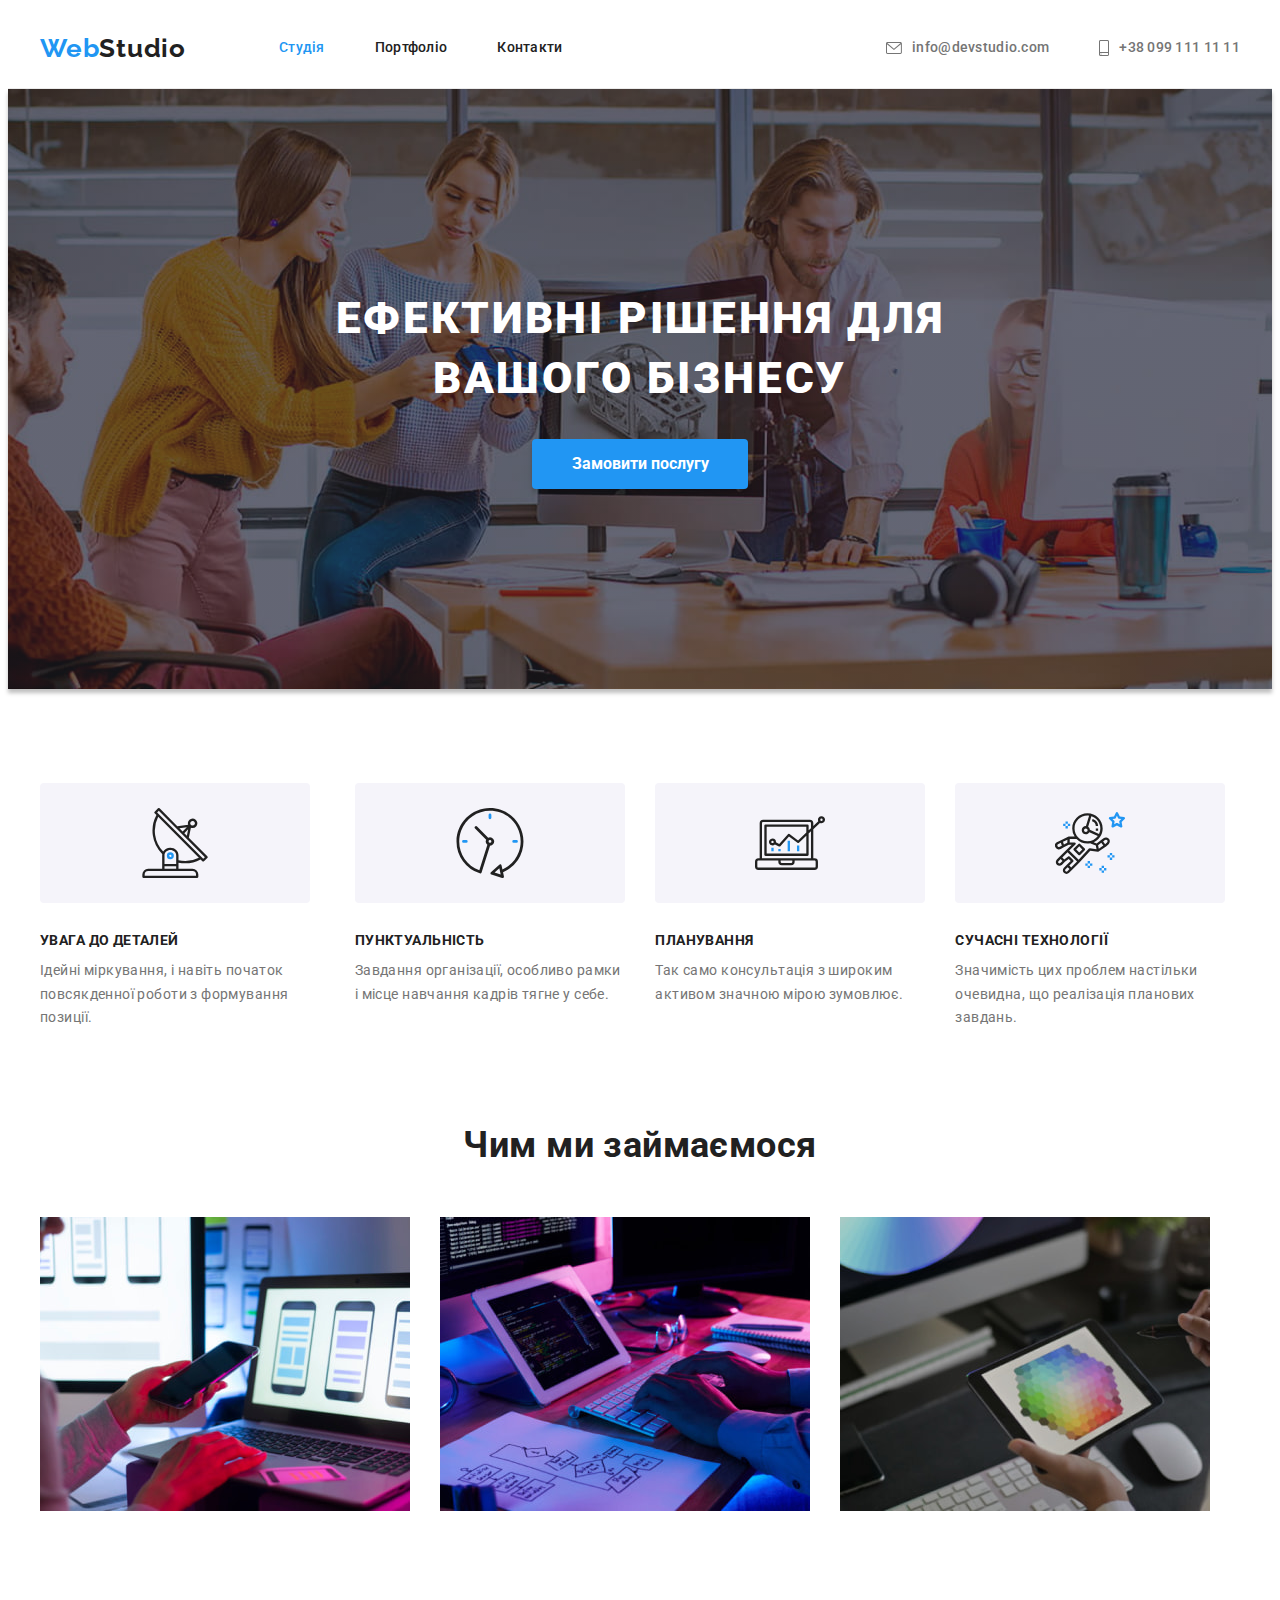
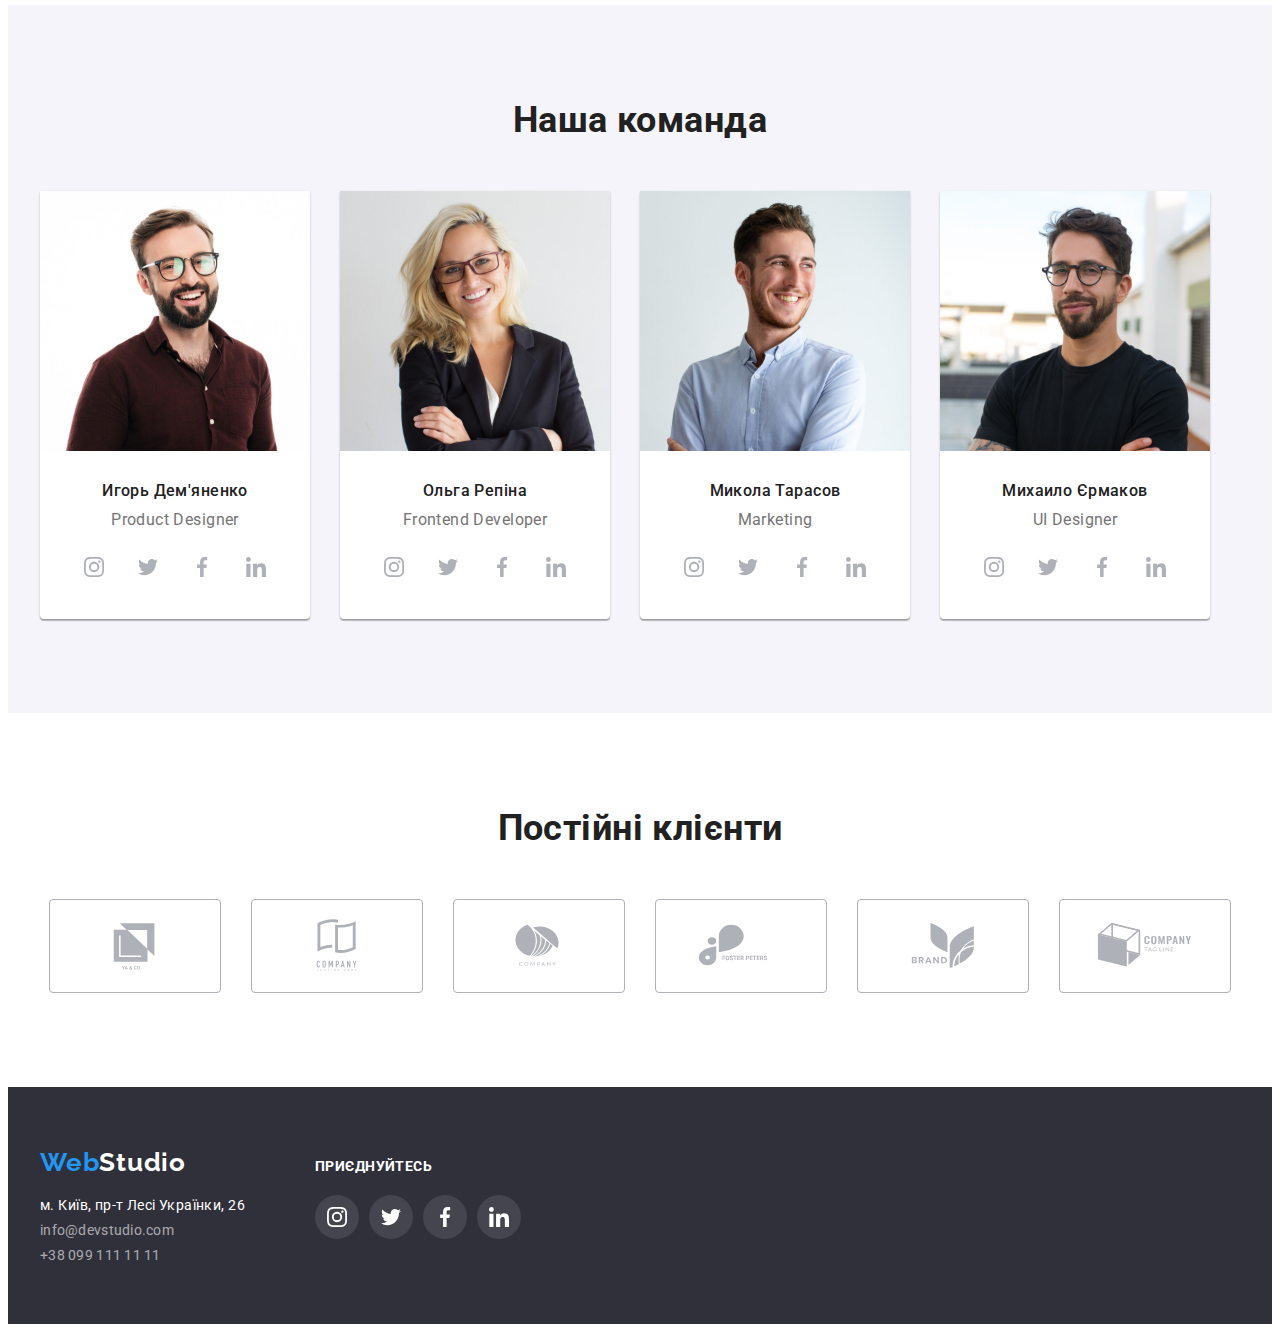
<file: index.html>
<!DOCTYPE html>
<html lang="uk">
  <head>
    <meta charset="UTF-8" />
    <meta http-equiv="X-UA-Compatible" content="IE=edge" />
    <meta name="viewport" content="width=device-width, initial-scale=1.0" />
    <title>WebStudio</title>
    <link rel="preconnect" href="https://fonts.googleapis.com" />
    <link rel="preconnect" href="https://fonts.gstatic.com" crossorigin />
    <link
      href="https://fonts.googleapis.com/css2?family=Roboto:wght@400;500;700;900&display=swap&family=Raleway:wght@700&display=swap"
      rel="stylesheet"
    />
    <link
      rel="stylesheet"
      href="https://cdnjs.cloudflare.com/ajax/libs/modern-normalize/1.1.0/modern-normalize.min.css"
      integrity="sha512-wpPYUAdjBVSE4KJnH1VR1HeZfpl1ub8YT/NKx4PuQ5NmX2tKuGu6U/JRp5y+Y8XG2tV+wKQpNHVUX03MfMFn9Q=="
      crossorigin="anonymous"
      referrerpolicy="no-referrer"
    />
    <link rel="stylesheet" href="./css/styles.css" />
  </head>
  <body>
    <header class="header up">
      <div class="container header">
        <a class="logo-link" href="" lang="en">Web<span class="logo-accent">Studio</span></a>

        <nav class="container-list">
          <ul class="header list">
            <li class="header-nav">
              <a href="./index.html" target="_self" class="list-link current">Студія</a>
            </li>
            <li class="header-nav">
              <a href="./portfolio.html" target="_self" class="list-link">Портфоліо</a>
            </li>
            <li class="header-nav">
              <a href="/*Активная_ссылка*/" target="_blank" class="list-link">Контакти</a>
            </li>
          </ul>
        </nav>

        <ul class="list header-contact">
          <li class="header-contact-item">
            <a class="list-link header" href="mailto:infi@example.com">
              <svg class="header-icon" width="16" height="12">
                <use href="./images/icons.svg#icon-mail"></use></svg
              >info@devstudio.com
            </a>
          </li>
          <li class="header-contact-item">
            <a href="tel:+380991111111" class="list-link header">
              <svg class="header-icon" width="10" height="16">
                <use href="./images/icons.svg#icon-smartphone"></use></svg
              >+38 099 111 11 11</a
            >
          </li>
        </ul>
      </div>
    </header>
    <main>
      <!--герой-->
      <section class="section-hero">
        <div class="container hero">
          <!--Шапка-->
          <h1 class="hero-title">Ефективні рішення для вашого бізнесу</h1>
          <button type="button" class="button hero">Замовити послугу</button>
        </div>
      </section>
      <!-- ocoбливості -->
      <section class="section-features">
        <div class="container features">
          <h2 class="visually-hidden">Особливості</h2>
          <ul class="list features">
            <li class="container-item">
              <div class="item-features">
                <svg class="features-icon" width="70" height="70">
                  <use href="./images/icons.svg#icon-antenna"></use>
                </svg>
              </div>
              <h3 class="features-title">Увага до деталей</h3>
              <p class="features-text">
                Ідейні міркування, і навіть початок повсякденної роботи з формування позиції.
              </p>
            </li>

            <li class="container-item">
              <div class="item-features">
                <svg class="features-icon" width="70" height="70">
                  <use href="./images/icons.svg#icon-clock"></use>
                </svg>
              </div>
              <h3 class="features-title">Пунктуальність</h3>
              <p class="features-text">
                Завдання організації, особливо рамки і місце навчання кадрів тягне у себе.
              </p>
            </li>
            <li class="container-item">
              <div class="item-features">
                <svg class="features-icon" width="70" height="70">
                  <use href="./images/icons.svg#icon-diagram"></use>
                </svg>
              </div>
              <h3 class="features-title">Планування</h3>
              <p class="features-text">
                Так само консультація з широким активом значною мірою зумовлює.
              </p>
            </li>
            <li class="container-item">
              <div class="item-features">
                <svg class="features-icon" width="70" height="70">
                  <use href="./images/icons.svg#icon-astronaut"></use>
                </svg>
              </div>
              <h3 class="features-title">Сучасні технології</h3>
              <p class="features-text">
                Значимість цих проблем настільки очевидна, що реалізація планових завдань.
              </p>
            </li>
          </ul>
        </div>
      </section>
      <!--Чим ми займаємося-->
      <section class="section-we">
        <div class="container we">
          <h2 class="we-title">Чим ми займаємося</h2>
          <ul class="list we">
            <li>
              <img
                src="./images/img1.jpg"
                alt="зображення планшету користувача"
                width="370"
                height="294"
              />
            </li>
            <li>
              <img
                src="./images/img2.jpg"
                alt="зображення гаджетів в руках користувача"
                width="370"
                height="294"
              />
            </li>
            <li>
              <img
                src="./images/img3.jpg"
                alt="зображення палітри кольорів на планшеті в руках користувача"
                width="370"
                height="294"
              />
            </li>
          </ul>
        </div>
      </section>
      <!--Наша команда-->
      <section class="section-team">
        <div class="container team">
          <h2 class="we-title">Наша команда</h2>
          <ul class="list team">
            <li class="team-card">
              <img src="./images/1.jpg" alt="фото Игоря Дем'яненко" width="270" height="260" />
              <div class="team-cont">
                <h3 class="team-title">Игорь Дем'яненко</h3>
                <p lang="en" class="team-text">Product Designer</p>
                <ul class="list social">
                  <li class="social-link">
                    <a
                      class="social-profile link"
                      href=""
                      target="_blank"
                      rel="noopener noreferrer"
                      aria-label="instagram"
                    >
                      <svg class="social-icon" width="20" height="20">
                        <use href="./images/icons.svg#icon-instagram"></use></svg
                    ></a>
                  </li>
                  <li class="social-link">
                    <a
                      class="social-profile link"
                      href=""
                      target="_blank"
                      rel="noopener noreferrer"
                      aria-label="twitter"
                      ><svg class="social-icon" width="20" height="20">
                        <use href="./images/icons.svg#icon-twitter"></use></svg
                    ></a>
                  </li>
                  <li class="social-link">
                    <a
                      class="social-profile link"
                      href=""
                      target="_blank"
                      rel="noopener noreferrer"
                      aria-label="facebook"
                      ><svg class="social-icon" width="20" height="20">
                        <use href="./images/icons.svg#icon-facebook"></use></svg
                    ></a>
                  </li>
                  <li class="social-link">
                    <a
                      class="social-profile link"
                      href=""
                      target="_blank"
                      rel="noopener noreferrer"
                      aria-label="linkedin"
                      ><svg class="social-icon" width="20" height="20">
                        <use href="./images/icons.svg#icon-linkedin"></use></svg
                    ></a>
                  </li>
                </ul>
              </div>
            </li>
            <li class="team-card">
              <img src="./images/2.jpg" alt="фото Ольги Репіної" width="270" height="260" />
              <div class="team-cont">
                <h3 class="team-title">Ольга Репіна</h3>
                <p lang="en" class="team-text">Frontend Developer</p>
                <ul class="list social">
                  <li class="social-link">
                    <a
                      class="social-profile link"
                      href=""
                      target="_blank"
                      rel="noopener noreferrer"
                      aria-label="instagram"
                    >
                      <svg class="social-icon" width="20" height="20">
                        <use href="./images/icons.svg#icon-instagram"></use></svg
                    ></a>
                  </li>
                  <li class="social-link">
                    <a
                      class="social-profile link"
                      href=""
                      target="_blank"
                      rel="noopener noreferrer"
                      aria-label="twitter"
                      ><svg class="social-icon" width="20" height="20">
                        <use href="./images/icons.svg#icon-twitter"></use></svg
                    ></a>
                  </li>
                  <li class="social-link">
                    <a
                      class="social-profile link"
                      href=""
                      target="_blank"
                      rel="noopener noreferrer"
                      aria-label="facebook"
                      ><svg class="social-icon" width="20" height="20">
                        <use href="./images/icons.svg#icon-facebook"></use></svg
                    ></a>
                  </li>
                  <li class="social-link">
                    <a
                      class="social-profile link"
                      href=""
                      target="_blank"
                      rel="noopener noreferrer"
                      aria-label="linkedin"
                      ><svg class="social-icon" width="20" height="20">
                        <use href="./images/icons.svg#icon-linkedin"></use></svg
                    ></a>
                  </li>
                </ul>
              </div>
            </li>
            <li class="team-card">
              <img src="./images/3.jpg" alt="фото Миколая Тарасова" width="270" height="260" />
              <div class="team-cont">
                <h3 class="team-title">Микола Тарасов</h3>
                <p lang="en" class="team-text">Marketing</p>
                <ul class="list social">
                  <li class="social-link">
                    <a
                      class="social-profile link"
                      href=""
                      target="_blank"
                      rel="noopener noreferrer"
                      aria-label="instagram"
                    >
                      <svg class="social-icon" width="20" height="20">
                        <use href="./images/icons.svg#icon-instagram"></use></svg
                    ></a>
                  </li>
                  <li class="social-link">
                    <a
                      class="social-profile link"
                      href=""
                      target="_blank"
                      rel="noopener noreferrer"
                      aria-label="twitter"
                      ><svg class="social-icon" width="20" height="20">
                        <use href="./images/icons.svg#icon-twitter"></use></svg
                    ></a>
                  </li>
                  <li class="social-link">
                    <a
                      class="social-profile link"
                      href=""
                      target="_blank"
                      rel="noopener noreferrer"
                      aria-label="facebook"
                      ><svg class="social-icon" width="20" height="20">
                        <use href="./images/icons.svg#icon-facebook"></use></svg
                    ></a>
                  </li>
                  <li class="social-link">
                    <a
                      class="social-profile link"
                      href=""
                      target="_blank"
                      rel="noopener noreferrer"
                      aria-label="linkedin"
                      ><svg class="social-icon" width="20" height="20">
                        <use href="./images/icons.svg#icon-linkedin"></use></svg
                    ></a>
                  </li>
                </ul>
              </div>
            </li>
            <li class="team-card">
              <img src="./images/4.jpg" alt="фото Михайла Єрмакова" width="270" height="260" />
              <div class="team-cont">
                <h3 class="team-title">Михаило Єрмаков</h3>
                <p lang="en" class="team-text">UI Designer</p>
                <ul class="list social">
                  <li class="social-link">
                    <a
                      class="social-profile link"
                      href=""
                      target="_blank"
                      rel="noopener noreferrer"
                      aria-label="instagram"
                    >
                      <svg class="social-icon" width="20" height="20">
                        <use href="./images/icons.svg#icon-instagram"></use></svg
                    ></a>
                  </li>
                  <li class="social-link">
                    <a
                      class="social-profile link"
                      href=""
                      target="_blank"
                      rel="noopener noreferrer"
                      aria-label="twitter"
                      ><svg class="social-icon" width="20" height="20">
                        <use href="./images/icons.svg#icon-twitter"></use></svg
                    ></a>
                  </li>
                  <li class="social-link">
                    <a
                      class="social-profile link"
                      href=""
                      target="_blank"
                      rel="noopener noreferrer"
                      aria-label="facebook"
                      ><svg class="social-icon" width="20" height="20">
                        <use href="./images/icons.svg#icon-facebook"></use></svg
                    ></a>
                  </li>
                  <li class="social-link">
                    <a
                      class="social-profile link"
                      href=""
                      target="_blank"
                      rel="noopener noreferrer"
                      aria-label="linkedin"
                      ><svg class="social-icon" width="20" height="20">
                        <use href="./images/icons.svg#icon-linkedin"></use></svg
                    ></a>
                  </li>
                </ul>
              </div>
            </li>
          </ul>
        </div>
      </section>
      <!-- Постійні кліенти -->
      <section class="section-clients">
        <div class="container clients">
          <h2 class="we-title">Постійні клієнти</h2>
          <ul class="our-clients">
            <li class="clients list">
              <a
                class="clients-item link"
                href=""
                target="_blank"
                rel="noopener noreferrer"
                aria-label="logo-1"
              >
                <svg class="clients-icon" width="106" height="60">
                  <use href="./images/icons.svg#icon-logo-1"></use>
                </svg>
              </a>
            </li>
            <li class="clients list">
              <a
                class="clients-item link"
                href=""
                target="_blank"
                rel="noopener noreferrer"
                aria-label="logo-2"
              >
                <svg class="clients-icon" width="106" height="60">
                  <use href="./images/icons.svg#icon-logo-2"></use>
                </svg>
              </a>
            </li>
            <li class="clients list">
              <a
                class="clients-item link"
                href=""
                target="_blank"
                rel="noopener noreferrer"
                aria-label="logo-3"
              >
                <svg class="clients-icon" width="106" height="60">
                  <use href="./images/icons.svg#icon-logo-3"></use>
                </svg>
              </a>
            </li>
            <li class="clients list">
              <a
                class="clients-item link"
                href=""
                target="_blank"
                rel="noopener noreferrer"
                aria-label="logo-4"
              >
                <svg class="clients-icon" width="106" height="60">
                  <use href="./images/icons.svg#icon-logo-4"></use>
                </svg>
              </a>
            </li>
            <li class="clients list">
              <a
                class="clients-item link"
                href=""
                target="_blank"
                rel="noopener noreferrer"
                aria-label="logo-5"
              >
                <svg class="clients-icon" width="106" height="60">
                  <use href="./images/icons.svg#icon-logo-5"></use>
                </svg>
              </a>
            </li>
            <li class="clients list">
              <a
                class="clients-item link"
                href=""
                target="_blank"
                rel="noopener noreferrer"
                aria-label="logo-6"
              >
                <svg class="clients-icon" width="106" height="60">
                  <use href="./images/icons.svg#icon-logo-6"></use>
                </svg>
              </a>
            </li>
          </ul>
        </div>
      </section>
    </main>
    <!--Подвал-->
    <footer class="footer">
      <div class="container footer-down">
        <div class="footer-left-bloc">
          <a class="logo-link footer" href="" lang="en"
            >Web<span class="logo-accent-1">Studio</span></a
          >
          <address class="footer-address">
            м. Київ, пр-т Лесі Українки, 26
            <ul class="list footer-list">
              <li class="footer-item">
                <a href="mailto:infi@example.com" class="footer-link list-link"
                  >info@devstudio.com</a
                >
              </li>
              <li class="footer-item">
                <a href="tel:+380991111111" class="footer-link list-link">+38 099 111 11 11</a>
              </li>
            </ul>
          </address>
        </div>
        <div class="footer-rigth-bloc">
          <h3 class="social-title">Приєднуйтесь</h3>

          <ul class="list item-rigth-bloc">
            <li class="social-link">
              <a
                class="social-invate link"
                href=""
                target="_blank"
                rel="noopener noreferrer"
                aria-label="instagram"
              >
                <svg class="social-icon-footer" width="20" height="20">
                  <use href="./images/icons.svg#icon-instagram"></use></svg
              ></a>
            </li>
            <li class="social-link">
              <a
                class="social-invate link"
                href=""
                target="_blank"
                rel="noopener noreferrer"
                aria-label="twitter"
                ><svg class="social-icon-footer" width="20" height="20">
                  <use href="./images/icons.svg#icon-twitter"></use></svg
              ></a>
            </li>
            <li class="social-link">
              <a
                class="social-invate link"
                href=""
                target="_blank"
                rel="noopener noreferrer"
                aria-label="facebook"
                ><svg class="social-icon-footer" width="20" height="20">
                  <use href="./images/icons.svg#icon-facebook"></use></svg
              ></a>
            </li>
            <li class="social-link">
              <a
                class="social-invate link"
                href=""
                target="_blank"
                rel="noopener noreferrer"
                aria-label="linkedin"
                ><svg class="social-icon-footer" width="20" height="20">
                  <use href="./images/icons.svg#icon-linkedin"></use></svg
              ></a>
            </li>
          </ul>
        </div>
      </div>
    </footer>
  </body>
</html>
</file>
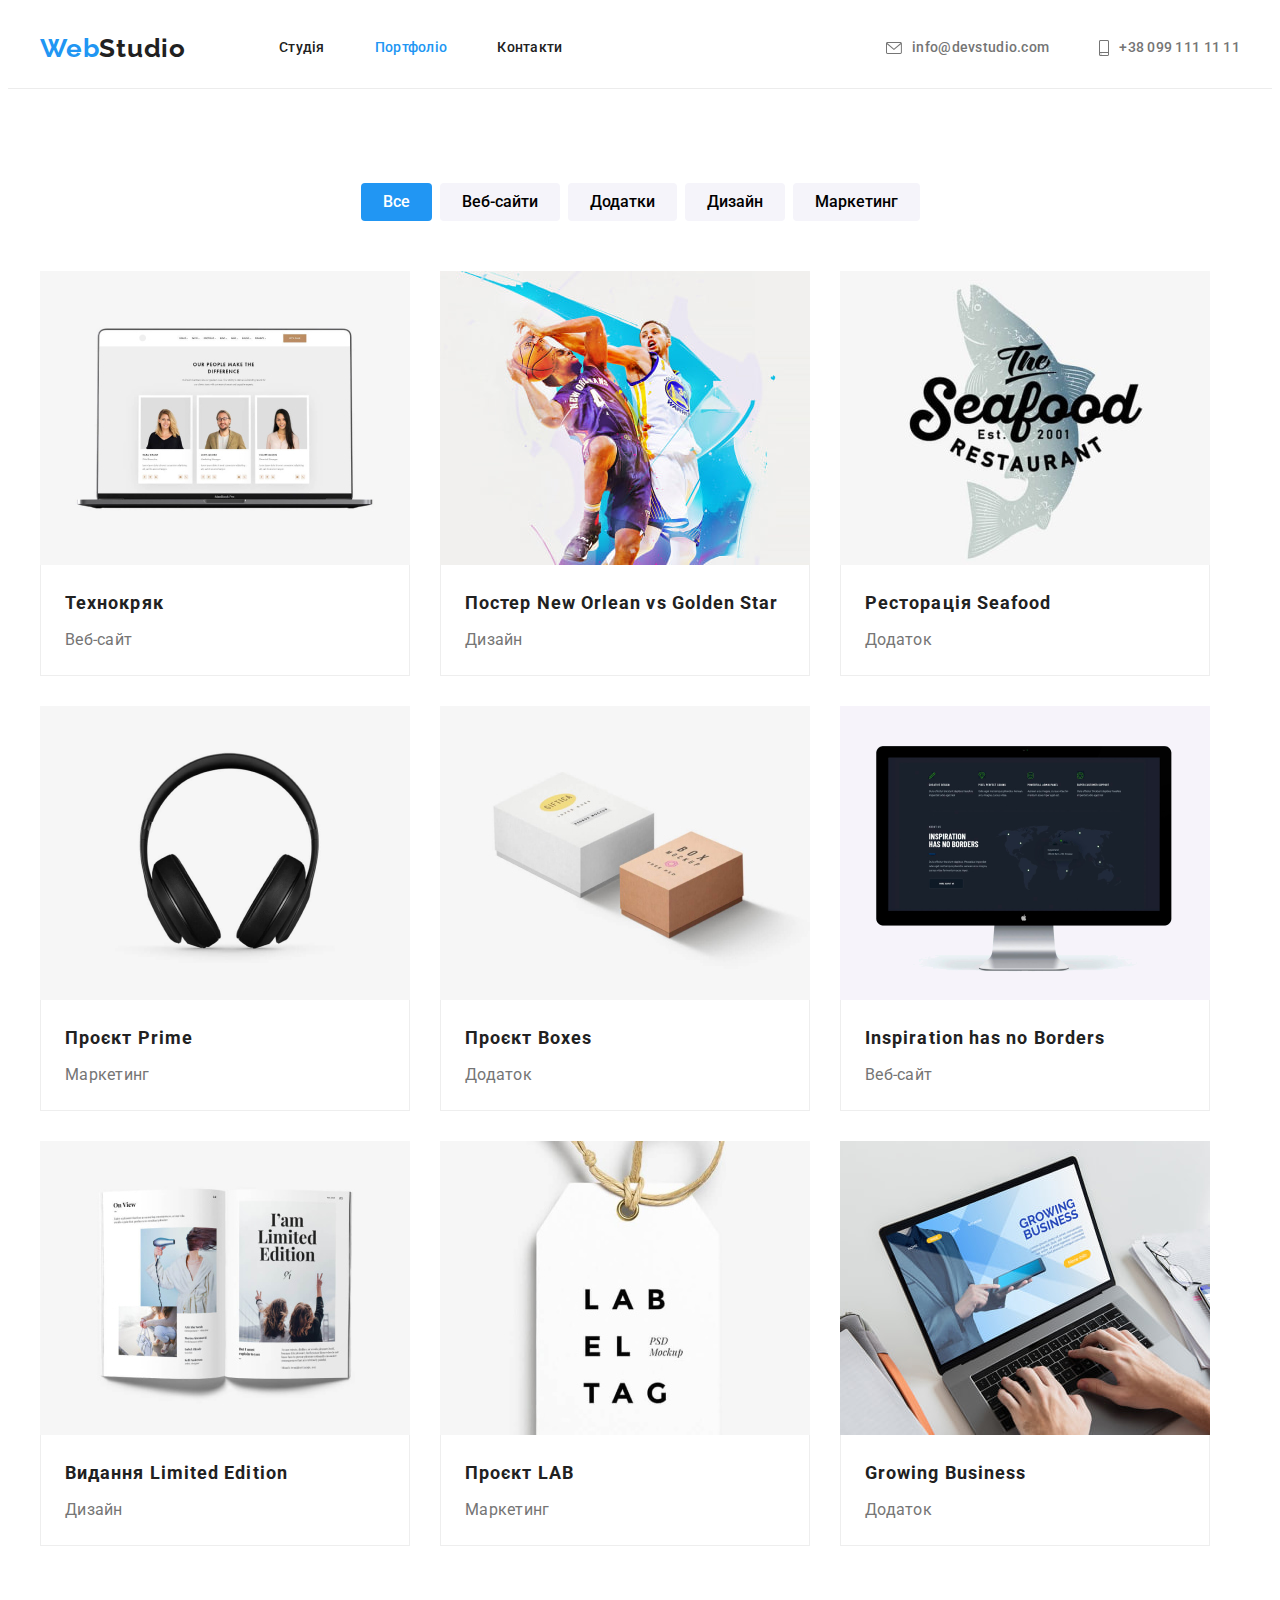
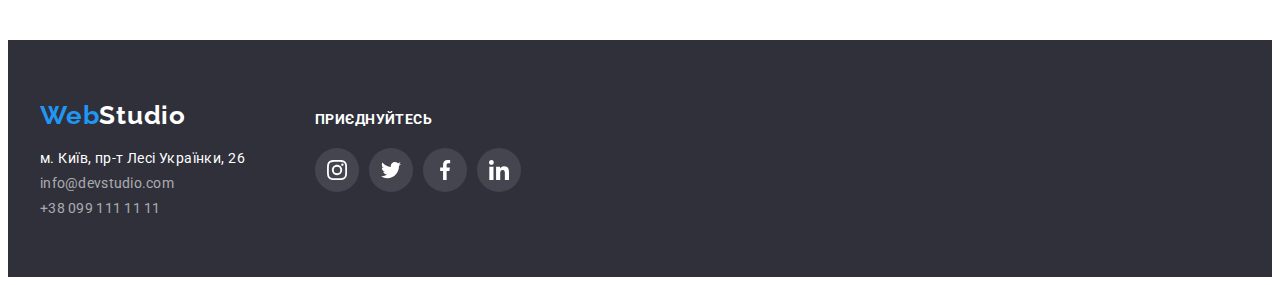
<file: portfolio.html>
<!DOCTYPE html>
<html lang="uk">
  <head>
    <meta charset="UTF-8" />
    <meta http-equiv="X-UA-Compatible" content="IE=edge" />
    <meta name="viewport" content="width=device-width, initial-scale=1.0" />
    <title>Portfolio</title>
    <link rel="preconnect" href="https://fonts.googleapis.com" />
    <link rel="preconnect" href="https://fonts.gstatic.com" crossorigin />
    <link
      href="https://fonts.googleapis.com/css2?family=Roboto:wght@400;500;700;900&display=swap&family=Raleway:wght@700&display=swap"
      rel="stylesheet"
    />
    <link
      rel="stylesheet"
      href="https://cdnjs.cloudflare.com/ajax/libs/modern-normalize/1.1.0/modern-normalize.min.css"
      integrity="sha512-wpPYUAdjBVSE4KJnH1VR1HeZfpl1ub8YT/NKx4PuQ5NmX2tKuGu6U/JRp5y+Y8XG2tV+wKQpNHVUX03MfMFn9Q=="
      crossorigin="anonymous"
      referrerpolicy="no-referrer"
    />
    <link rel="stylesheet" href="./css/styles.css" />
  </head>
  <!-- Шапка -->
  <header class="header up">
    <div class="container header">
      <a class="logo-link" href="" lang="en">Web<span class="logo-accent">Studio</span></a>

      <nav class="container-list">
        <ul class="header list">
          <li class="header-nav">
            <a href="./index.html" target="_self" class="list-link">Студія</a>
          </li>
          <li class="header-nav">
            <a href="./portfolio.html" target="_self" class="list-link current">Портфоліо</a>
          </li>
          <li class="header-nav">
            <a href="/*Активная_ссылка*/" target="_blank" class="list-link">Контакти</a>
          </li>
        </ul>
      </nav>

      <ul class="list header-contact">
        <li class="header-contact-item">
          <a class="list-link header" href="mailto:infi@example.com">
            <svg class="header-icon" width="16" height="12">
              <use href="./images/icons.svg#icon-mail"></use></svg
            >info@devstudio.com
          </a>
        </li>
        <li class="header-contact-item">
          <a href="tel:+380991111111" class="list-link header">
            <svg class="header-icon" width="10" height="16">
              <use href="./images/icons.svg#icon-smartphone"></use></svg
            >+38 099 111 11 11</a
          >
        </li>
      </ul>
    </div>
  </header>
  <main class="main">
    <section class="section-work">
      <div class="container work">
        <!--Герой-->
        <h2 hidden>Портфоліо</h2>
        <ul class="list filter">
          <li><button type="button" class="button primary">Все</button></li>
          <li><button type="button" class="button secondary">Веб-сайти</button></li>
          <li><button type="button" class="button secondary">Додатки</button></li>
          <li><button type="button" class="button secondary">Дизайн</button></li>
          <li><button type="button" class="button secondary">Маркетинг</button></li>
        </ul>
        <ul class="list project">
          <li class="project-item">
            <a class="project-link list-link" href="link" rel="noopener noreferrer">
              <img src="./images/people.jpg" alt="фото команди" width="370" height="294" />
              <div class="card-project">
                <h2 class="work-title">Технокряк</h2>
                <p class="work-text">Веб-сайт</p>
              </div>
            </a>
          </li>
          <li class="project-item">
            <a class="project-link list-link" href="link" rel="noopener noreferrer">
              <img src="./images/sport.jpg" alt="фото бескетболістів" width="370" height="294" />
              <div class="card-project">
                <h2 class="work-title">Постер New Orlean vs Golden Star</h2>
                <p class="work-text">Дизайн</p>
              </div>
            </a>
          </li>
          <li class="project-item">
            <a class="project-link list-link" href="link" rel="noopener noreferrer">
              <img
                src="./images/logorestorant.jpg"
                alt="фото логотипа ресторації Seafood"
                width="370"
                height="294"
              />
              <div class="card-project">
                <h2 class="work-title">Ресторація Seafood</h2>
                <p class="work-text">Додаток</p>
              </div>
            </a>
          </li>
          <li class="project-item">
            <a class="project-link list-link" href="link" rel="noopener noreferrer">
              <img src="./images/headphones.png" alt="фото навушників" width="370" height="294" />
              <div class="card-project">
                <h2 class="work-title">Проєкт Prime</h2>
                <p class="work-text">Маркетинг</p>
              </div>
            </a>
          </li>
          <li class="project-item">
            <a class="project-link list-link" href="link" rel="noopener noreferrer">
              <img src="./images/box.jpg" alt="фото коробок" width="370" height="294" />
              <div class="card-project">
                <h2 class="work-title">Проєкт Boxes</h2>
                <p class="work-text">Додаток</p>
              </div>
            </a>
          </li>
          <li class="project-item">
            <a class="project-link list-link" href="link" rel="noopener noreferrer">
              <img src="./images/monitor.png" alt="фото монітора" width="370" height="294" />
              <div class="card-project">
                <h2 class="work-title">Inspiration has no Borders</h2>
                <p class="work-text">Веб-сайт</p>
              </div>
            </a>
          </li>
          <li class="project-item">
            <a class="project-link list-link" href="link" rel="noopener noreferrer">
              <img src="./images/book.jpg" alt="фото разгорнутої книги" width="370" height="294" />
              <div class="card-project">
                <h2 class="work-title">Видання Limited Edition</h2>
                <p class="work-text">Дизайн</p>
              </div>
            </a>
          </li>
          <li class="project-item">
            <a class="project-link list-link" href="link" rel="noopener noreferrer">
              <img src="./images/labletag.jpg" alt="фото лейбла" width="370" height="294" />
              <div class="card-project">
                <h2 class="work-title">Проєкт LAB</h2>
                <p class="work-text">Маркетинг</p>
              </div>
            </a>
          </li>
          <li class="project-item">
            <a class="project-link list-link" href="link" rel="noopener noreferrer">
              <img src="./images/notebook.jpg" alt="фото ноутбука" width="370" height="294" />
              <div class="card-project">
                <h2 class="work-title">Growing Business</h2>
                <p class="work-text">Додаток</p>
              </div>
            </a>
          </li>
        </ul>
      </div>
    </section>
  </main>
  <footer class="footer">
    <div class="container footer-down">
      <div class="footer-left-bloc">
        <a class="logo-link footer" href="" lang="en"
          >Web<span class="logo-accent-1">Studio</span></a
        >
        <address class="footer-address">
          м. Київ, пр-т Лесі Українки, 26
          <ul class="list footer-list">
            <li class="footer-item">
              <a href="mailto:infi@example.com" class="footer-link list-link">info@devstudio.com</a>
            </li>
            <li class="footer-item">
              <a href="tel:+380991111111" class="footer-link list-link">+38 099 111 11 11</a>
            </li>
          </ul>
        </address>
      </div>
      <div class="footer-rigth-bloc">
        <h3 class="social-title">Приєднуйтесь</h3>

        <ul class="list item-rigth-bloc">
          <li class="social-link">
            <a
              class="social-invate link"
              href=""
              target="_blank"
              rel="noopener noreferrer"
              aria-label="instagram"
            >
              <svg class="social-icon-footer" width="20" height="20">
                <use href="./images/icons.svg#icon-instagram"></use></svg
            ></a>
          </li>
          <li class="social-link">
            <a
              class="social-invate link"
              href=""
              target="_blank"
              rel="noopener noreferrer"
              aria-label="twitter"
              ><svg class="social-icon-footer" width="20" height="20">
                <use href="./images/icons.svg#icon-twitter"></use></svg
            ></a>
          </li>
          <li class="social-link">
            <a
              class="social-invate link"
              href=""
              target="_blank"
              rel="noopener noreferrer"
              aria-label="facebook"
              ><svg class="social-icon-footer" width="20" height="20">
                <use href="./images/icons.svg#icon-facebook"></use></svg
            ></a>
          </li>
          <li class="social-link">
            <a
              class="social-invate link"
              href=""
              target="_blank"
              rel="noopener noreferrer"
              aria-label="linkedin"
              ><svg class="social-icon-footer" width="20" height="20">
                <use href="./images/icons.svg#icon-linkedin"></use></svg
            ></a>
          </li>
        </ul>
      </div>
    </div>
  </footer>
</html>
</file>
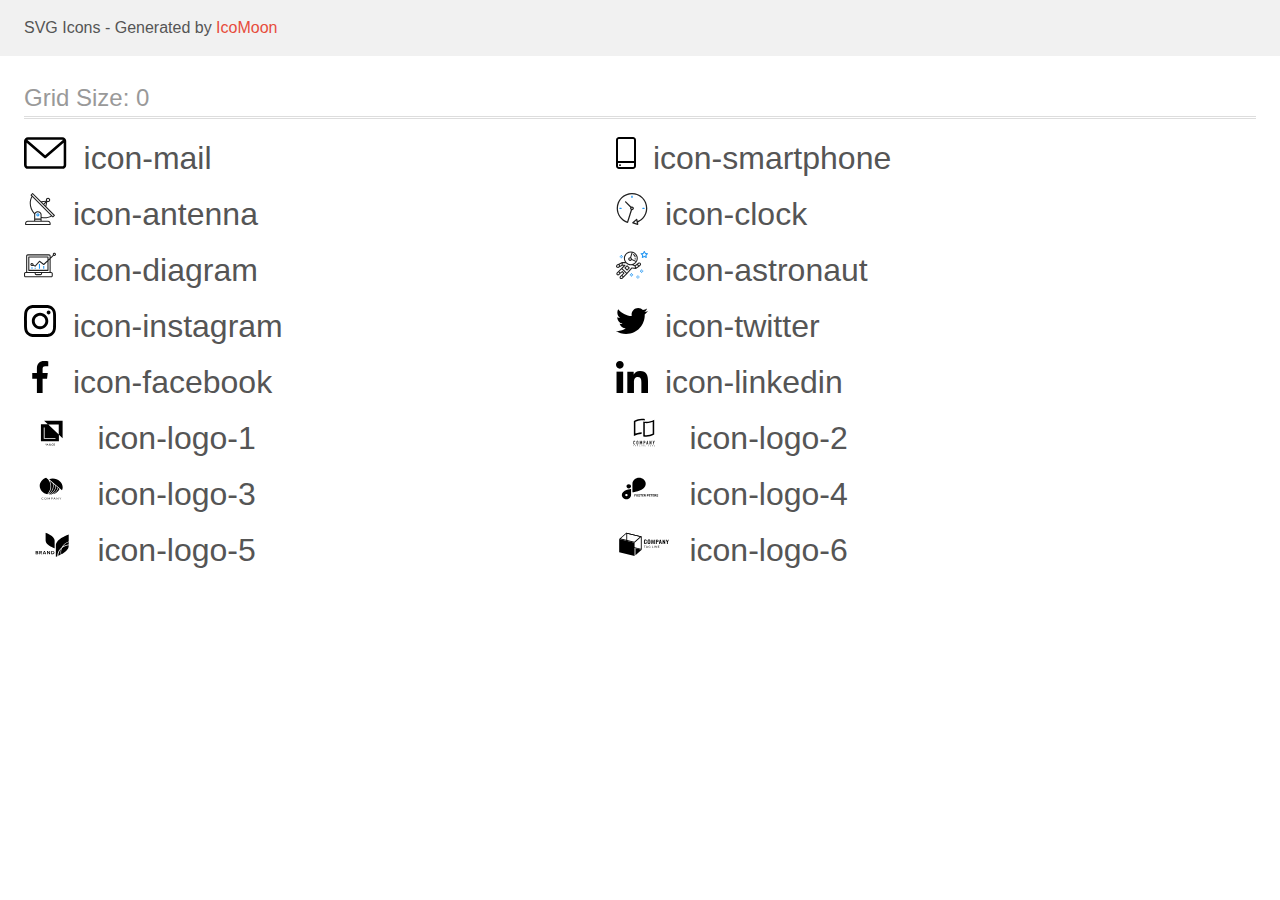
<file: images/icons/demo.html>
<!doctype html>
<html>
<head>
    <title>IcoMoon - SVG Icons</title>
    <meta charset="utf-8">
    <meta name="viewport" content="width=device-width, initial-scale=1">
    <link rel="stylesheet" href="demo-files/demo.css">
    <link rel="stylesheet" href="style.css">
</head>
<body>
<svg aria-hidden="true" style="position: absolute; width: 0; height: 0; overflow: hidden;" version="1.1" xmlns="http://www.w3.org/2000/svg" xmlns:xlink="http://www.w3.org/1999/xlink">
<defs>
<symbol id="icon-mail" viewBox="0 0 43 32">
<path d="M38.667 0h-34.667c-2.206 0-4 1.794-4 4v24c0 2.206 1.794 4 4 4h34.667c2.206 0 4-1.794 4-4v-24c0-2.206-1.794-4-4-4zM38.667 2.667c0.181 0 0.353 0.038 0.511 0.103l-17.844 15.466-17.844-15.466c0.158-0.066 0.33-0.103 0.511-0.103h34.667zM38.667 29.333h-34.667c-0.736 0-1.333-0.598-1.333-1.333v-22.413l17.793 15.421c0.251 0.217 0.563 0.326 0.874 0.326s0.622-0.108 0.874-0.326l17.793-15.421v22.413c0 0.736-0.598 1.333-1.333 1.333z"></path>
</symbol>
<symbol id="icon-smartphone" viewBox="0 0 20 32">
<path d="M17 0h-14c-1.654 0-3 1.346-3 3v26c0 1.654 1.346 3 3 3h14c1.654 0 3-1.346 3-3v-26c0-1.654-1.346-3-3-3zM3 2h14c0.552 0 1 0.448 1 1v21h-16v-21c0-0.552 0.448-1 1-1zM17 30h-14c-0.552 0-1-0.448-1-1v-3h16v3c0 0.552-0.448 1-1 1z"></path>
<path d="M4.707 27.478c0.391 0.365 0.391 0.956 0 1.321s-1.024 0.365-1.414 0c-0.391-0.365-0.391-0.956 0-1.321s1.024-0.365 1.414 0z"></path>
</symbol>
<symbol id="icon-antenna" viewBox="0 0 32 32">
<path fill="#212121" style="fill: var(--color1, #212121)" d="M30.773 22.098l-8.443-8.505 0.937-4.615c0.242 0.094 0.499 0.144 0.758 0.146h0.006c1.192 0.014 2.17-0.941 2.184-2.133s-0.941-2.17-2.133-2.184c-1.192-0.014-2.17 0.941-2.184 2.133-0.003 0.255 0.039 0.509 0.125 0.749l-4.96 0.605-8.091-8.133c-0.099-0.101-0.235-0.159-0.377-0.16-0.14 0.001-0.274 0.056-0.373 0.155l-1.513 1.504c-0.208 0.208-0.208 0.546 0 0.754l0.814 0.826c-3.153 5.798-2.129 12.978 2.519 17.663 0.043 0.041 0.092 0.074 0.146 0.098-0.034 0.18-0.051 0.364-0.052 0.547v6.187h-6.4c-1.472 0.002-2.665 1.195-2.667 2.667v1.067c0 0.295 0.239 0.533 0.533 0.533h24.533c0.295 0 0.533-0.239 0.533-0.533v-1.067c-0.002-1.472-1.195-2.665-2.667-2.667h-6.4v-2.742c1.003 0.21 2.024 0.317 3.049 0.32 2.458-0.003 4.877-0.615 7.040-1.783l0.818 0.823c0.099 0.101 0.235 0.159 0.377 0.16 0.14-0.001 0.274-0.056 0.373-0.155l1.513-1.504c0.208-0.208 0.208-0.546 0-0.754zM23.28 6.233c0.418-0.415 1.093-0.414 1.508 0.004s0.414 1.093-0.004 1.508c-0.2 0.199-0.47 0.31-0.752 0.31h-0.003c-0.589-0.003-1.064-0.483-1.061-1.072 0.002-0.282 0.115-0.552 0.314-0.751h-0.002zM22.024 9.738l-0.598 2.946-1.175-1.182 1.774-1.763zM21.419 8.836l-1.92 1.909-1.485-1.493 3.405-0.415zM24.004 28.8c0.884 0 1.6 0.716 1.6 1.6v0.533h-23.467v-0.533c0-0.884 0.716-1.6 1.6-1.6h20.267zM16.537 26.667v1.067h-5.333v-1.067h5.333zM11.204 25.6v-4.053c0-1.294 1.196-2.347 2.667-2.347s2.667 1.053 2.667 2.347v4.053h-5.333zM17.604 23.904v-2.357c0-1.882-1.675-3.413-3.733-3.413-1.331-0.020-2.576 0.657-3.281 1.786-4.058-4.274-4.971-10.645-2.279-15.887l18.602 18.708c-2.872 1.461-6.165 1.873-9.309 1.163zM28.893 23.22l-21.057-21.181 0.755-0.752 7.935 7.98c0.004 0 0.006 0.007 0.010 0.010l13.115 13.191-0.757 0.752z"></path>
<path fill="#2196f3" style="fill: var(--color2, #2196f3)" d="M13.876 20.267h-0.005c-0.884-0.001-1.601 0.714-1.602 1.598s0.714 1.601 1.598 1.602h0.005c0.884 0.001 1.601-0.714 1.602-1.598s-0.714-1.601-1.598-1.602zM14.249 22.245c-0.1 0.1-0.236 0.156-0.378 0.155-0.295-0.002-0.532-0.242-0.531-0.536 0.001-0.141 0.057-0.276 0.157-0.375s0.233-0.154 0.373-0.155c0.295 0.002 0.532 0.241 0.53 0.536-0.001 0.141-0.057 0.276-0.157 0.375h0.005z"></path>
</symbol>
<symbol id="icon-clock" viewBox="0 0 32 32">
<path fill="#212121" style="fill: var(--color1, #212121)" d="M31.297 15.301c-0.002-8.452-6.855-15.303-15.308-15.301s-15.303 6.855-15.301 15.308c0.001 6.658 4.307 12.551 10.649 14.576 0.061 0.019 0.124 0.029 0.187 0.029 0.121-0 0.239-0.032 0.342-0.094 0.135-0.080 0.236-0.207 0.283-0.356l3.865-12.25c1.057-0.005 1.909-0.866 1.903-1.923s-0.866-1.909-1.923-1.903c-0.284 0.001-0.565 0.067-0.82 0.191l-5.106-5.107c-0.253-0.245-0.657-0.238-0.902 0.016-0.239 0.247-0.239 0.639 0 0.886l5.103 5.109c-0.392 0.799-0.168 1.764 0.536 2.309l-3.683 11.673c-7.278-2.681-11.004-10.754-8.323-18.032s10.754-11.004 18.032-8.323 11.004 10.754 8.323 18.032c-1.31 3.556-4.001 6.431-7.462 7.973l-0.398-1.874c-0.073-0.344-0.411-0.565-0.756-0.492-0.109 0.023-0.209 0.074-0.292 0.148l-3.837 3.426c-0.263 0.234-0.287 0.637-0.052 0.9 0.076 0.085 0.174 0.149 0.283 0.184l4.899 1.563c0.335 0.108 0.694-0.077 0.802-0.412 0.034-0.106 0.040-0.219 0.017-0.328l-0.391-1.839c5.664-2.388 9.342-7.942 9.329-14.089zM15.992 14.664c0.352 0 0.638 0.286 0.638 0.638s-0.286 0.638-0.638 0.638c-0.352 0-0.638-0.285-0.638-0.638s0.285-0.638 0.638-0.638zM18.093 29.528l2.184-1.948 0.603 2.84-2.787-0.892z"></path>
<path fill="#2196f3" style="fill: var(--color2, #2196f3)" d="M15.354 3.185v1.275c0 0.352 0.285 0.638 0.638 0.638s0.638-0.285 0.638-0.638v-1.275c0-0.352-0.286-0.638-0.638-0.638s-0.638 0.286-0.638 0.638z"></path>
<path fill="#2196f3" style="fill: var(--color2, #2196f3)" d="M3.876 14.664c-0.352 0-0.638 0.286-0.638 0.638s0.285 0.638 0.638 0.638h1.275c0.352 0 0.638-0.285 0.638-0.638s-0.285-0.638-0.638-0.638h-1.275z"></path>
<path fill="#2196f3" style="fill: var(--color2, #2196f3)" d="M28.108 15.939c0.352 0 0.638-0.285 0.638-0.638s-0.285-0.638-0.638-0.638h-1.275c-0.352 0-0.638 0.286-0.638 0.638s0.286 0.638 0.638 0.638h1.275z"></path>
</symbol>
<symbol id="icon-diagram" viewBox="0 0 32 32">
<path fill="#2196f3" style="fill: var(--color2, #2196f3)" d="M14.926 14.965h1.066v4.798h-1.066v-4.797z"></path>
<path fill="#2196f3" style="fill: var(--color2, #2196f3)" d="M19.19 17.097h1.066v2.665h-1.066v-2.665z"></path>
<path fill="#2196f3" style="fill: var(--color2, #2196f3)" d="M10.661 18.696h1.066v1.066h-1.066v-1.066z"></path>
<path fill="#2196f3" style="fill: var(--color2, #2196f3)" d="M7.463 18.163h1.066v1.599h-1.066v-1.599z"></path>
<path fill="#212121" style="fill: var(--color1, #212121)" d="M1.599 28.291h25.587c0.883 0 1.599-0.716 1.599-1.599v-2.132c0-0.883-0.716-1.599-1.599-1.599h-0.533v-13.293l3.028-2.868c0.703 0.346 1.553 0.136 2.013-0.499s0.396-1.508-0.152-2.068-1.42-0.644-2.065-0.198c-0.644 0.446-0.873 1.292-0.542 2.002l-2.281 2.163v-1.23c0-0.883-0.716-1.599-1.599-1.599h-21.322c-0.883 0-1.599 0.716-1.599 1.599v15.992h-0.533c-0.883 0-1.599 0.716-1.599 1.599v2.132c0 0.883 0.716 1.599 1.599 1.599zM30.384 4.837c0.294 0 0.533 0.239 0.533 0.533s-0.239 0.533-0.533 0.533c-0.294 0-0.533-0.239-0.533-0.533s0.239-0.533 0.533-0.533zM3.198 6.969c0-0.294 0.239-0.533 0.533-0.533h21.322c0.294 0 0.533 0.239 0.533 0.533v2.239l-1.066 1.013v-2.186c0-0.294-0.239-0.533-0.533-0.533h-19.19c-0.294 0-0.533 0.239-0.533 0.533v13.326c0 0.294 0.239 0.533 0.533 0.533h19.19c0.294 0 0.533-0.239 0.533-0.533v-9.674l1.066-1.010v12.284h-22.388v-15.992zM7.996 13.899c-0.721-0.002-1.354 0.478-1.546 1.174s0.105 1.433 0.725 1.801c0.62 0.368 1.41 0.276 1.928-0.226l1.853 0.93c0.215 0.108 0.476 0.057 0.636-0.123l3.939-4.431 3.872 2.901c0.208 0.156 0.498 0.139 0.686-0.039l3.365-3.188v8.131h-18.124v-12.26h18.124v2.66l-3.771 3.572-3.904-2.927c-0.222-0.166-0.534-0.135-0.718 0.072l-3.993 4.493-1.493-0.746c0.011-0.064 0.018-0.129 0.020-0.193 0-0.883-0.716-1.599-1.599-1.599zM8.529 15.498c0 0.294-0.239 0.533-0.533 0.533s-0.533-0.239-0.533-0.533c0-0.294 0.239-0.533 0.533-0.533s0.533 0.239 0.533 0.533zM11.727 24.027h5.331v0.533c0 0.294-0.239 0.533-0.533 0.533h-4.264c-0.294 0-0.533-0.239-0.533-0.533v-0.533zM1.066 24.56c0-0.294 0.239-0.533 0.533-0.533h9.062v0.533c0 0.883 0.716 1.599 1.599 1.599h4.264c0.883 0 1.599-0.716 1.599-1.599v-0.533h9.062c0.294 0 0.533 0.239 0.533 0.533v2.132c0 0.294-0.239 0.533-0.533 0.533h-25.587c-0.294 0-0.533-0.239-0.533-0.533v-2.132z"></path>
</symbol>
<symbol id="icon-astronaut" viewBox="0 0 32 32">
<path fill="#2196f3" style="fill: var(--color2, #2196f3)" d="M31.974 4.524c-0.063-0.193-0.229-0.333-0.43-0.363l-1.91-0.278-0.855-1.731c-0.179-0.365-0.777-0.365-0.956 0l-0.855 1.731-1.91 0.278c-0.201 0.029-0.367 0.17-0.431 0.363-0.062 0.193-0.011 0.405 0.135 0.547l1.383 1.348-0.326 1.903c-0.034 0.2 0.048 0.402 0.212 0.522 0.166 0.121 0.382 0.135 0.562 0.040l1.709-0.899 1.709 0.899c0.078 0.041 0.164 0.061 0.249 0.061 0.11 0 0.221-0.034 0.314-0.102 0.164-0.119 0.246-0.322 0.212-0.522l-0.326-1.903 1.383-1.348c0.145-0.142 0.197-0.354 0.135-0.547zM29.511 5.851c-0.125 0.122-0.183 0.299-0.153 0.472l0.191 1.114-1-0.526c-0.078-0.041-0.163-0.061-0.249-0.061s-0.17 0.020-0.249 0.061l-1.001 0.526 0.191-1.114c0.030-0.173-0.028-0.349-0.153-0.472l-0.81-0.789 1.119-0.163c0.174-0.025 0.324-0.134 0.402-0.292l0.5-1.013 0.5 1.013c0.078 0.157 0.228 0.267 0.402 0.292l1.119 0.163-0.809 0.789z"></path>
<path fill="#2196f3" style="fill: var(--color2, #2196f3)" d="M26.134 20.522h-1.067v1.067h1.067v-1.067z"></path>
<path fill="#2196f3" style="fill: var(--color2, #2196f3)" d="M26.134 22.656h-1.067v1.067h1.067v-1.067z"></path>
<path fill="#2196f3" style="fill: var(--color2, #2196f3)" d="M27.2 21.589h-1.067v1.067h1.067v-1.067z"></path>
<path fill="#2196f3" style="fill: var(--color2, #2196f3)" d="M25.067 21.589h-1.067v1.067h1.067v-1.067z"></path>
<path fill="#2196f3" style="fill: var(--color2, #2196f3)" d="M22.4 26.389h-1.067v1.067h1.067v-1.067z"></path>
<path fill="#2196f3" style="fill: var(--color2, #2196f3)" d="M22.4 28.522h-1.067v1.067h1.067v-1.067z"></path>
<path fill="#2196f3" style="fill: var(--color2, #2196f3)" d="M23.467 27.456h-1.067v1.067h1.067v-1.067z"></path>
<path fill="#2196f3" style="fill: var(--color2, #2196f3)" d="M21.333 27.456h-1.067v1.067h1.067v-1.067z"></path>
<path fill="#2196f3" style="fill: var(--color2, #2196f3)" d="M16 24.256h-1.067v1.067h1.067v-1.067z"></path>
<path fill="#2196f3" style="fill: var(--color2, #2196f3)" d="M16 26.389h-1.067v1.067h1.067v-1.067z"></path>
<path fill="#2196f3" style="fill: var(--color2, #2196f3)" d="M17.067 25.322h-1.067v1.067h1.067v-1.067z"></path>
<path fill="#2196f3" style="fill: var(--color2, #2196f3)" d="M14.933 25.322h-1.067v1.067h1.067v-1.067z"></path>
<path fill="#2196f3" style="fill: var(--color2, #2196f3)" d="M5.867 6.122h-1.067v1.067h1.067v-1.067z"></path>
<path fill="#2196f3" style="fill: var(--color2, #2196f3)" d="M5.867 8.255h-1.067v1.067h1.067v-1.067z"></path>
<path fill="#2196f3" style="fill: var(--color2, #2196f3)" d="M6.933 7.189h-1.067v1.067h1.067v-1.067z"></path>
<path fill="#2196f3" style="fill: var(--color2, #2196f3)" d="M4.8 7.189h-1.067v1.067h1.067v-1.067z"></path>
<path fill="#212121" style="fill: var(--color1, #212121)" d="M24.715 14.159c-0.287-0.388-0.709-0.637-1.188-0.705-0.481-0.068-0.956 0.058-1.34 0.352l-1.252 0.96-1.898 1.417-1.358-0.541c2.421-1.086 4.114-3.508 4.114-6.32 0-3.823-3.123-6.933-6.961-6.933s-6.961 3.11-6.961 6.933c0 1.386 0.414 2.674 1.12 3.758l-2.764-0.024c-0.002 0-0.003 0-0.005 0-0.009 0-0.015 0.004-0.023 0.005-0.053 0.002-0.105 0.013-0.155 0.031-0.013 0.005-0.026 0.008-0.038 0.013-0.006 0.003-0.013 0.003-0.019 0.006l-3.233 1.596c-0.001 0-0.001 0-0.001 0.001l-1.893 0.911c-0.021 0.009-0.042 0.021-0.063 0.035-0.755 0.502-1.012 1.489-0.598 2.295 0.22 0.429 0.595 0.745 1.056 0.889 0.178 0.055 0.359 0.083 0.539 0.083 0.29 0 0.577-0.071 0.839-0.211l1.388-0.738 2.264-1.169 1.357-0.008-5.442 5.416c-0.001 0.001-0.001 0.001-0.002 0.001l-1.339 1.333c-0.316 0.315-0.49 0.732-0.49 1.178s0.174 0.863 0.49 1.179c0.325 0.323 0.752 0.485 1.179 0.485s0.854-0.162 1.18-0.485l1.314-1.309 1.741-1.3 0.901 0.897-1.762 1.754c-0 0.001-0.001 0.001-0.002 0.001l-1.339 1.333c-0.316 0.315-0.49 0.732-0.49 1.178s0.174 0.863 0.49 1.179c0.325 0.323 0.753 0.485 1.18 0.485s0.855-0.162 1.18-0.485l3.482-3.467c0.001-0.001 0.001-0.001 0.001-0.002l1.010-1-0.004-0.004c0.006-0.006 0.015-0.009 0.022-0.015l5.166-5.658 3.471 0.494c0.025 0.004 0.050 0.005 0.075 0.005 0.065 0 0.127-0.015 0.187-0.038 0.018-0.006 0.033-0.015 0.050-0.023 0.019-0.010 0.039-0.015 0.058-0.027l3.213-2.133c0.012-0.008 0.018-0.021 0.029-0.029 0.013-0.010 0.029-0.014 0.041-0.026l1.271-1.191c0.662-0.62 0.753-1.635 0.212-2.362zM2.13 17.77c-0.173 0.093-0.37 0.111-0.558 0.052-0.187-0.058-0.338-0.186-0.427-0.358-0.161-0.314-0.068-0.695 0.214-0.902l1.314-0.632 0.449 1.312-0.992 0.528zM5.628 15.942l-1.548 0.8-0.439-1.283 2.027-1.001-0.040 1.484zM20.727 9.322c0 0.918-0.219 1.785-0.599 2.559l-4.181-1.899c-0.044-0.573-0.341-1.075-0.788-1.388l1.464-4.86c2.378 0.756 4.105 2.974 4.105 5.588zM8.938 9.322c0-3.235 2.644-5.867 5.894-5.867 0.253 0 0.5 0.021 0.745 0.052l-1.432 4.754c-0.019-0.001-0.037-0.006-0.057-0.006-1.033 0-1.873 0.837-1.873 1.867s0.84 1.867 1.873 1.867c0.694 0 1.294-0.383 1.618-0.945l3.862 1.755c-1.075 1.446-2.795 2.39-4.737 2.39-3.25 0-5.894-2.632-5.894-5.867zM14.894 10.122c0 0.441-0.362 0.8-0.806 0.8s-0.806-0.359-0.806-0.8c0-0.441 0.362-0.8 0.806-0.8s0.806 0.359 0.806 0.8zM2.465 25.146c-0.236 0.234-0.619 0.234-0.854 0.001-0.114-0.114-0.176-0.263-0.176-0.423s0.062-0.309 0.176-0.421l0.962-0.958 0.851 0.848-0.959 0.955zM5.679 28.88c-0.236 0.234-0.619 0.235-0.855 0.001-0.114-0.114-0.176-0.263-0.176-0.423s0.062-0.309 0.176-0.421l0.963-0.959 0.852 0.848-0.96 0.955zM9.16 25.411c-0.001 0-0.001 0-0.002 0.001l-1.765 1.76-0.852-0.848 1.763-1.755c0 0 0 0 0-0s0.001-0.001 0.002-0.001c0.040-0.040 0.065-0.088 0.090-0.135 0.007-0.014 0.020-0.026 0.026-0.040 0.017-0.041 0.019-0.085 0.026-0.129 0.003-0.025 0.014-0.047 0.014-0.073 0-0.036-0.013-0.070-0.020-0.106-0.006-0.032-0.006-0.065-0.019-0.095-0.020-0.050-0.055-0.094-0.091-0.138-0.010-0.012-0.014-0.027-0.025-0.038 0 0 0 0-0.001 0s-0.001-0.002-0.001-0.002l-1.607-1.6c-0.017-0.017-0.039-0.024-0.058-0.038-0.028-0.022-0.055-0.042-0.087-0.058-0.030-0.015-0.061-0.024-0.093-0.033-0.034-0.010-0.067-0.017-0.103-0.020-0.033-0.002-0.063 0.001-0.095 0.005-0.036 0.004-0.069 0.009-0.104 0.020-0.034 0.011-0.063 0.027-0.094 0.045-0.020 0.011-0.042 0.015-0.061 0.029l-1.773 1.324-0.901-0.897 2.399-2.386 4.361 4.289-0.928 0.919zM15.979 18.394c-0.015-0.002-0.030 0.004-0.045 0.003-0.039-0.002-0.076 0.001-0.115 0.007-0.030 0.005-0.059 0.011-0.088 0.021-0.034 0.012-0.065 0.028-0.097 0.047-0.030 0.018-0.057 0.037-0.083 0.061-0.013 0.011-0.028 0.017-0.040 0.029l-4.698 5.146-4.328-4.257 2.833-2.818c0.209-0.208 0.21-0.546 0.002-0.755-0.105-0.105-0.243-0.157-0.381-0.156v-0.001l-2.219 0.013 0.028-1.607 3.104 0.027c1.265 1.294 3.029 2.101 4.981 2.101 0.437 0 0.864-0.045 1.279-0.123 0.040 0.032 0.079 0.065 0.13 0.085l2.41 0.96 0.331 1.644-3.003-0.427zM20.020 18.572l-0.313-1.558 1.446-1.080 0.947 1.257-2.080 1.381zM23.774 15.741l-0.838 0.785-0.931-1.236 0.831-0.637c0.155-0.119 0.351-0.168 0.543-0.143 0.193 0.027 0.364 0.128 0.48 0.284 0.217 0.292 0.18 0.699-0.085 0.947z"></path>
<path fill="#212121" style="fill: var(--color1, #212121)" d="M13.602 18.544l-2.143-2.133c-0.207-0.207-0.545-0.207-0.753 0l-2.142 2.133c-0.1 0.101-0.157 0.236-0.157 0.378s0.056 0.278 0.157 0.378l2.142 2.133c0.104 0.103 0.241 0.155 0.377 0.155s0.273-0.052 0.376-0.155l2.143-2.133c0.1-0.1 0.157-0.236 0.157-0.378s-0.057-0.278-0.157-0.378zM11.083 20.303l-1.387-1.381 1.387-1.381 1.387 1.381-1.387 1.381z"></path>
<path fill="#212121" style="fill: var(--color1, #212121)" d="M17.164 5.071l-0.258 1.036c0.071 0.018 1.738 0.452 1.738 2.149h1.067c-0-2.017-1.666-2.965-2.547-3.185z"></path>
<path fill="#212121" style="fill: var(--color1, #212121)" d="M19.711 9.322h-1.067v1.067h1.067v-1.067z"></path>
</symbol>
<symbol id="icon-instagram" viewBox="0 0 32 32">
<path d="M31.969 9.408c-0.075-1.7-0.35-2.869-0.744-3.882-0.406-1.075-1.032-2.038-1.851-2.838-0.8-0.813-1.769-1.444-2.832-1.844-1.019-0.394-2.182-0.669-3.882-0.744-1.713-0.081-2.257-0.1-6.601-0.1s-4.888 0.019-6.595 0.094c-1.7 0.075-2.869 0.35-3.882 0.744-1.075 0.406-2.038 1.031-2.838 1.85-0.813 0.8-1.444 1.769-1.844 2.832-0.394 1.019-0.669 2.182-0.744 3.882-0.081 1.713-0.1 2.257-0.1 6.601s0.019 4.888 0.094 6.595c0.075 1.7 0.35 2.869 0.744 3.882 0.406 1.075 1.038 2.038 1.85 2.838 0.8 0.813 1.769 1.444 2.832 1.844 1.019 0.394 2.182 0.669 3.882 0.744 1.706 0.075 2.25 0.094 6.595 0.094s4.888-0.019 6.595-0.094c1.7-0.075 2.869-0.35 3.882-0.744 2.151-0.832 3.851-2.532 4.682-4.682 0.394-1.019 0.669-2.182 0.744-3.882 0.075-1.707 0.094-2.251 0.094-6.595s-0.006-4.888-0.081-6.595zM29.087 22.473c-0.069 1.563-0.331 2.407-0.55 2.969-0.538 1.394-1.644 2.5-3.038 3.038-0.563 0.219-1.413 0.481-2.969 0.55-1.688 0.075-2.194 0.094-6.464 0.094s-4.782-0.019-6.464-0.094c-1.563-0.069-2.407-0.331-2.969-0.55-0.694-0.256-1.325-0.663-1.838-1.194-0.531-0.519-0.938-1.144-1.194-1.838-0.219-0.563-0.481-1.413-0.55-2.969-0.075-1.688-0.094-2.194-0.094-6.464s0.019-4.782 0.094-6.464c0.069-1.563 0.331-2.407 0.55-2.969 0.256-0.694 0.663-1.325 1.2-1.838 0.519-0.531 1.144-0.938 1.838-1.194 0.563-0.219 1.413-0.481 2.969-0.55 1.688-0.075 2.194-0.094 6.464-0.094 4.276 0 4.782 0.019 6.464 0.094 1.563 0.069 2.407 0.331 2.969 0.55 0.694 0.256 1.325 0.662 1.838 1.194 0.531 0.519 0.938 1.144 1.194 1.838 0.219 0.563 0.481 1.413 0.55 2.969 0.075 1.688 0.094 2.194 0.094 6.464s-0.019 4.77-0.094 6.458z"></path>
<path d="M16.059 7.783c-4.538 0-8.22 3.682-8.22 8.22s3.682 8.22 8.22 8.22c4.539 0 8.22-3.682 8.22-8.22s-3.682-8.22-8.22-8.22zM16.059 21.335c-2.944 0-5.332-2.388-5.332-5.332s2.388-5.332 5.332-5.332c2.944 0 5.332 2.388 5.332 5.332s-2.388 5.332-5.332 5.332z"></path>
<path d="M26.524 7.458c0 1.060-0.859 1.919-1.919 1.919s-1.919-0.859-1.919-1.919c0-1.060 0.859-1.919 1.919-1.919s1.919 0.859 1.919 1.919z"></path>
</symbol>
<symbol id="icon-twitter" viewBox="0 0 32 32">
<path d="M32 6.078c-1.19 0.522-2.458 0.868-3.78 1.036 1.36-0.812 2.398-2.088 2.886-3.626-1.268 0.756-2.668 1.29-4.16 1.588-1.204-1.282-2.92-2.076-4.792-2.076-3.632 0-6.556 2.948-6.556 6.562 0 0.52 0.044 1.020 0.152 1.496-5.454-0.266-10.28-2.88-13.522-6.862-0.566 0.982-0.898 2.106-0.898 3.316 0 2.272 1.17 4.286 2.914 5.452-1.054-0.020-2.088-0.326-2.964-0.808 0 0.020 0 0.046 0 0.072 0 3.188 2.274 5.836 5.256 6.446-0.534 0.146-1.116 0.216-1.72 0.216-0.42 0-0.844-0.024-1.242-0.112 0.85 2.598 3.262 4.508 6.13 4.57-2.232 1.746-5.066 2.798-8.134 2.798-0.538 0-1.054-0.024-1.57-0.090 2.906 1.874 6.35 2.944 10.064 2.944 12.072 0 18.672-10 18.672-18.668 0-0.29-0.010-0.57-0.024-0.848 1.302-0.924 2.396-2.078 3.288-3.406z"></path>
</symbol>
<symbol id="icon-facebook" viewBox="0 0 32 32">
<path d="M21.329 5.313h2.921v-5.088c-0.504-0.069-2.237-0.225-4.256-0.225-4.212 0-7.097 2.649-7.097 7.519v4.481h-4.648v5.688h4.648v14.312h5.699v-14.311h4.46l0.708-5.688h-5.169v-3.919c0.001-1.644 0.444-2.769 2.735-2.769z"></path>
</symbol>
<symbol id="icon-linkedin" viewBox="0 0 32 32">
<path d="M31.992 32v-0.001h0.008v-11.736c0-5.741-1.236-10.164-7.948-10.164-3.227 0-5.392 1.771-6.276 3.449h-0.093v-2.913h-6.364v21.364h6.627v-10.579c0-2.785 0.528-5.479 3.977-5.479 3.399 0 3.449 3.179 3.449 5.657v10.401h6.62z"></path>
<path d="M0.528 10.636h6.635v21.364h-6.635v-21.364z"></path>
<path d="M3.843 0c-2.121 0-3.843 1.721-3.843 3.843s1.721 3.879 3.843 3.879c2.121 0 3.843-1.757 3.843-3.879-0.001-2.121-1.723-3.843-3.843-3.843v0z"></path>
</symbol>
<symbol id="icon-logo-1" viewBox="0 0 57 32">
<path d="M20.267 3.733l3.738 3.538-6.938-0.004v17.166h18.133v-6.564l3.733 3.534v-17.671h-18.667zM35.036 17.455l-10.597-10.032h10.597v10.032zM31.746 21.923h-11.81v-11.545h0.835v10.764h10.975v0.782zM22.725 26.72l-0.436 0.898-0.436-0.898h-0.366l0.637 1.198v0.698h0.331v-0.698l0.635-1.198h-0.365zM23.273 28.615l0.154-0.441h0.734l0.155 0.441h0.344l-0.717-1.896h-0.296l-0.716 1.896h0.342zM23.794 27.122l0.275 0.786h-0.549l0.275-0.786zM25.531 27.863c-0.048 0.073-0.072 0.153-0.072 0.241 0 0.16 0.056 0.29 0.168 0.389s0.263 0.148 0.451 0.148 0.349-0.051 0.484-0.152l0.107 0.126h0.367l-0.279-0.329c0.109-0.149 0.164-0.341 0.164-0.574h-0.275c0 0.128-0.026 0.243-0.079 0.348l-0.366-0.432 0.129-0.094c0.091-0.066 0.157-0.132 0.197-0.198s0.060-0.14 0.060-0.219c0-0.12-0.044-0.22-0.133-0.301s-0.201-0.122-0.339-0.122c-0.153 0-0.274 0.043-0.365 0.13s-0.135 0.203-0.135 0.352c0 0.061 0.014 0.124 0.043 0.189s0.081 0.144 0.155 0.237c-0.141 0.101-0.235 0.188-0.283 0.262zM26.386 28.282c-0.093 0.071-0.193 0.107-0.299 0.107-0.095 0-0.17-0.027-0.227-0.082s-0.085-0.126-0.085-0.214c0-0.102 0.052-0.192 0.156-0.271l0.040-0.029 0.414 0.488zM26.046 27.442c-0.089-0.11-0.134-0.202-0.134-0.275 0-0.063 0.018-0.116 0.055-0.158s0.085-0.063 0.147-0.063c0.057 0 0.105 0.018 0.142 0.053s0.056 0.077 0.056 0.126c0 0.075-0.027 0.136-0.081 0.184l-0.040 0.033-0.145 0.099zM29.132 28.472c0.13-0.114 0.205-0.272 0.224-0.474h-0.328c-0.017 0.135-0.059 0.232-0.124 0.29s-0.162 0.087-0.292 0.087c-0.142 0-0.249-0.054-0.323-0.161s-0.109-0.264-0.109-0.469v-0.168c0.002-0.202 0.041-0.355 0.117-0.46s0.188-0.158 0.331-0.158c0.123 0 0.217 0.030 0.28 0.091s0.104 0.158 0.12 0.294h0.328c-0.021-0.207-0.095-0.368-0.223-0.482s-0.296-0.171-0.505-0.171c-0.155 0-0.293 0.037-0.411 0.111s-0.209 0.179-0.272 0.315c-0.063 0.136-0.095 0.294-0.095 0.473v0.177c0.003 0.174 0.035 0.328 0.098 0.46s0.151 0.234 0.266 0.306c0.115 0.071 0.249 0.107 0.4 0.107 0.216 0 0.389-0.056 0.52-0.169zM31.068 28.206c0.064-0.141 0.096-0.304 0.096-0.49v-0.105c-0.001-0.185-0.034-0.347-0.099-0.486s-0.158-0.247-0.277-0.32c-0.119-0.075-0.256-0.112-0.41-0.112s-0.292 0.038-0.411 0.113c-0.119 0.075-0.211 0.183-0.277 0.324s-0.098 0.305-0.098 0.49v0.107c0.001 0.181 0.034 0.342 0.099 0.48s0.159 0.246 0.279 0.322c0.121 0.075 0.258 0.112 0.411 0.112 0.155 0 0.293-0.037 0.411-0.112s0.212-0.183 0.276-0.323zM30.716 27.135c0.080 0.112 0.12 0.273 0.12 0.483v0.099c0 0.214-0.040 0.376-0.119 0.487s-0.19 0.167-0.336 0.167c-0.144 0-0.257-0.057-0.339-0.171s-0.121-0.275-0.121-0.483v-0.109c0.002-0.204 0.043-0.362 0.122-0.473s0.192-0.168 0.335-0.168c0.146 0 0.258 0.056 0.337 0.168z"></path>
</symbol>
<symbol id="icon-logo-2" viewBox="0 0 57 32">
<path d="M26.727 3.165h-0.073c-0.112-0.007-0.224-0.010-0.336-0.012v0h-0.243c-0.212 0-0.428 0.005-0.642 0.016-0.016-0.001-0.032-0.001-0.049 0-1.944 0.11-3.848 0.596-5.609 1.431l-0.231 0.111v11.809l0.54-0.183c0.474-0.163 0.978-0.309 1.5-0.445 1.411-0.362 2.861-0.555 4.317-0.574v1.551c-0.193 0.001-0.38 0.007-0.568 0.016h-0.045c-1.121 0.061-2.233 0.232-3.322 0.51-1.378 0.345-2.708 0.863-3.957 1.542v-15.145c1.298-0.757 2.695-1.325 4.151-1.688 1.278-0.33 2.593-0.5 3.913-0.504h0.228c0.273 0.007 0.538 0.019 0.788 0.038 0.658 0.046 1.31 0.15 1.95 0.311v1.527c-0.621-0.145-1.253-0.24-1.889-0.285-0.013-0.001-0.026-0.002-0.039-0.003-0.132-0.011-0.263-0.022-0.386-0.022zM29.415 4.726c0.339 0.026 0.689 0.038 1.044 0.038 1.388-0.005 2.769-0.182 4.114-0.528 1.378-0.346 2.706-0.865 3.956-1.543v14.875c-1.298 0.756-2.696 1.325-4.153 1.688-1.279 0.329-2.593 0.498-3.913 0.503-1 0.008-1.997-0.11-2.968-0.35v-14.971c0.229 0.053 0.465 0.102 0.706 0.142 0.394 0.066 0.81 0.115 1.214 0.145zM36.985 4.841l-0.54 0.182c-0.497 0.167-0.997 0.316-1.5 0.449-1.465 0.377-2.971 0.57-4.483 0.575-0.352 0-0.676-0.010-0.989-0.030l-0.43-0.028v12.148l0.37 0.033c0.343 0.030 0.696 0.045 1.052 0.045 1.191-0.005 2.377-0.159 3.531-0.457 0.95-0.238 1.874-0.57 2.759-0.991l0.231-0.111v-11.813z"></path>
<path d="M19.060 24.113c-0.078-0.080-0.171-0.144-0.274-0.186s-0.214-0.061-0.326-0.057c-0.119-0.002-0.237 0.021-0.347 0.065-0.101 0.040-0.193 0.101-0.27 0.178s-0.135 0.17-0.174 0.271c-0.042 0.107-0.063 0.22-0.062 0.335v2.023c-0.005 0.143 0.022 0.284 0.080 0.415 0.048 0.104 0.117 0.196 0.202 0.271 0.081 0.068 0.176 0.117 0.278 0.144 0.098 0.028 0.2 0.042 0.302 0.042 0.113 0.001 0.224-0.023 0.326-0.070 0.101-0.044 0.193-0.108 0.27-0.187 0.075-0.079 0.135-0.171 0.177-0.271 0.043-0.102 0.065-0.212 0.065-0.323v-0.226h-0.529v0.18c0.002 0.062-0.009 0.123-0.031 0.18-0.017 0.043-0.043 0.082-0.077 0.114-0.033 0.026-0.070 0.046-0.111 0.058-0.036 0.012-0.073 0.018-0.111 0.019-0.047 0.006-0.095-0.002-0.139-0.021s-0.081-0.049-0.11-0.088c-0.050-0.081-0.074-0.176-0.070-0.271v-1.887c-0.003-0.105 0.019-0.208 0.065-0.302 0.027-0.043 0.066-0.077 0.112-0.098s0.097-0.030 0.147-0.024c0.046-0.002 0.091 0.008 0.132 0.028s0.077 0.049 0.104 0.086c0.059 0.078 0.090 0.173 0.088 0.271v0.175h0.524v-0.206c0.001-0.121-0.021-0.241-0.065-0.354-0.039-0.106-0.099-0.203-0.177-0.285z"></path>
<path d="M22.202 24.090c-0.169-0.142-0.381-0.221-0.602-0.222-0.108 0-0.215 0.020-0.316 0.057-0.103 0.037-0.198 0.093-0.279 0.165-0.088 0.079-0.158 0.175-0.205 0.283-0.053 0.124-0.079 0.257-0.077 0.392v1.941c-0.004 0.137 0.023 0.272 0.077 0.397 0.048 0.104 0.118 0.197 0.205 0.271 0.081 0.075 0.176 0.133 0.279 0.171 0.101 0.037 0.208 0.056 0.316 0.057s0.215-0.020 0.316-0.057c0.105-0.038 0.202-0.096 0.286-0.171 0.084-0.076 0.152-0.168 0.2-0.271 0.054-0.125 0.081-0.261 0.077-0.397v-1.941c0.003-0.135-0.024-0.268-0.077-0.392-0.047-0.107-0.115-0.203-0.2-0.283zM21.955 26.706c0.004 0.052-0.003 0.104-0.021 0.152s-0.047 0.092-0.084 0.128c-0.070 0.059-0.158 0.091-0.249 0.091s-0.179-0.032-0.249-0.091c-0.037-0.036-0.066-0.080-0.084-0.128s-0.025-0.101-0.021-0.152v-1.941c-0.004-0.052 0.003-0.104 0.021-0.152s0.047-0.092 0.084-0.128c0.070-0.059 0.158-0.091 0.249-0.091s0.179 0.032 0.249 0.091c0.037 0.036 0.066 0.080 0.084 0.128s0.025 0.101 0.021 0.152v1.941z"></path>
<path d="M26.329 27.573v-3.674h-0.509l-0.668 1.945h-0.009l-0.673-1.945h-0.503v3.674h0.525v-2.235h0.009l0.514 1.58h0.262l0.518-1.58h0.009v2.235h0.525z"></path>
<path d="M29.311 24.157c-0.081-0.091-0.183-0.16-0.297-0.201-0.123-0.040-0.251-0.059-0.38-0.057h-0.78v3.674h0.523v-1.435h0.27c0.163 0.007 0.326-0.027 0.472-0.1 0.119-0.066 0.218-0.163 0.287-0.281 0.061-0.098 0.101-0.206 0.12-0.32 0.021-0.138 0.030-0.278 0.028-0.418 0.005-0.176-0.012-0.353-0.051-0.525-0.035-0.127-0.101-0.243-0.193-0.338zM29.041 25.277c-0.002 0.067-0.019 0.132-0.049 0.191-0.030 0.056-0.077 0.102-0.135 0.129-0.078 0.035-0.162 0.050-0.247 0.046h-0.239v-1.249h0.27c0.081-0.004 0.162 0.012 0.236 0.046 0.054 0.031 0.097 0.079 0.123 0.136 0.029 0.065 0.044 0.134 0.046 0.205 0 0.077 0 0.159 0 0.244s0.005 0.174 0 0.252h-0.005z"></path>
<path d="M31.791 23.899h-0.429l-0.809 3.674h0.523l0.154-0.789h0.714l0.154 0.789h0.524l-0.83-3.674zM31.308 26.283l0.258-1.332h0.009l0.256 1.332h-0.524z"></path>
<path d="M35.173 26.112h-0.009l-0.791-2.213h-0.503v3.674h0.523v-2.209h0.011l0.8 2.209h0.492v-3.674h-0.523v2.213z"></path>
<path d="M38.372 23.899l-0.421 1.461h-0.011l-0.421-1.461h-0.554l0.719 2.121v1.553h0.524v-1.553l0.719-2.121h-0.554z"></path>
<path d="M17.6 28.61h0.252v0.708h0.171v-0.708h0.251v-0.145h-0.675v0.145z"></path>
<path d="M19.721 28.465l-0.331 0.853h0.182l0.070-0.194h0.34l0.073 0.194h0.186l-0.339-0.853h-0.182zM19.694 28.981l0.116-0.316 0.116 0.316h-0.232z"></path>
<path d="M21.818 29.004h0.197v0.11c-0.058 0.046-0.129 0.071-0.202 0.072-0.034 0.002-0.069-0.004-0.1-0.019s-0.059-0.036-0.081-0.063c-0.045-0.065-0.068-0.143-0.063-0.222 0-0.19 0.082-0.285 0.246-0.285 0.043-0.004 0.086 0.007 0.121 0.032s0.061 0.062 0.072 0.104l0.169-0.033c-0.036-0.167-0.156-0.251-0.362-0.251-0.11-0.003-0.216 0.036-0.298 0.11-0.043 0.042-0.076 0.094-0.097 0.15s-0.030 0.117-0.025 0.178c-0.005 0.117 0.034 0.231 0.109 0.32 0.042 0.043 0.092 0.077 0.148 0.098s0.116 0.031 0.176 0.027c0.134 0.004 0.263-0.045 0.362-0.136v-0.336h-0.37v0.144z"></path>
<path d="M23.959 28.465h-0.173v0.853h0.598v-0.145h-0.425v-0.708z"></path>
<path d="M25.769 28.465h-0.173v0.853h0.173v-0.853z"></path>
<path d="M27.539 29.035l-0.349-0.57h-0.167v0.853h0.161v-0.557l0.343 0.557h0.171v-0.853h-0.158v0.57z"></path>
<path d="M29.14 28.943h0.425v-0.145h-0.425v-0.187h0.457v-0.145h-0.63v0.853h0.648v-0.145h-0.475v-0.231z"></path>
<path d="M33.020 28.802h-0.336v-0.336h-0.171v0.853h0.171v-0.373h0.336v0.373h0.171v-0.853h-0.171v0.336z"></path>
<path d="M34.629 28.943h0.426v-0.145h-0.426v-0.187h0.459v-0.145h-0.63v0.853h0.646v-0.145h-0.475v-0.231z"></path>
<path d="M36.812 28.943c0.148-0.023 0.224-0.102 0.224-0.237 0.004-0.036-0.001-0.073-0.016-0.106s-0.038-0.062-0.068-0.083c-0.077-0.039-0.163-0.056-0.25-0.050h-0.362v0.853h0.171v-0.357h0.034c0.037-0.002 0.073 0.004 0.107 0.019 0.025 0.015 0.046 0.037 0.061 0.062l0.186 0.271h0.205l-0.104-0.167c-0.046-0.082-0.111-0.153-0.189-0.205zM36.64 28.825h-0.127v-0.214h0.135c0.059-0.005 0.118 0.002 0.174 0.020 0.012 0.011 0.022 0.025 0.029 0.040s0.009 0.032 0.009 0.049c-0.001 0.017-0.005 0.033-0.013 0.048s-0.019 0.027-0.032 0.037c-0.056 0.017-0.115 0.024-0.174 0.020z"></path>
<path d="M38.458 28.943h0.425v-0.145h-0.425v-0.187h0.459v-0.145h-0.631v0.853h0.648v-0.145h-0.475v-0.231z"></path>
</symbol>
<symbol id="icon-logo-3" viewBox="0 0 57 32">
<path d="M19.417 26.187c0.008 0 0.017 0.002 0.025 0.005s0.015 0.007 0.020 0.013l0.116 0.111c-0.090 0.090-0.202 0.162-0.327 0.211-0.147 0.053-0.305 0.079-0.464 0.076-0.149 0.003-0.298-0.021-0.436-0.071-0.125-0.045-0.237-0.113-0.329-0.2-0.094-0.089-0.166-0.194-0.212-0.308-0.051-0.127-0.076-0.261-0.074-0.396-0.002-0.135 0.025-0.27 0.080-0.397 0.051-0.115 0.127-0.22 0.225-0.308 0.099-0.087 0.218-0.155 0.349-0.201 0.143-0.048 0.296-0.072 0.449-0.071 0.143-0.003 0.285 0.019 0.417 0.064 0.115 0.043 0.221 0.104 0.313 0.178l-0.097 0.119c-0.007 0.008-0.015 0.016-0.025 0.021-0.012 0.007-0.025 0.010-0.039 0.009-0.015-0.001-0.030-0.005-0.042-0.013l-0.052-0.032-0.073-0.040c-0.031-0.015-0.064-0.028-0.097-0.039-0.043-0.013-0.087-0.024-0.132-0.032-0.057-0.009-0.115-0.013-0.173-0.013-0.111-0.001-0.22 0.017-0.323 0.053-0.096 0.034-0.182 0.084-0.253 0.149-0.073 0.069-0.128 0.15-0.164 0.238-0.041 0.101-0.061 0.207-0.060 0.313-0.002 0.108 0.018 0.216 0.060 0.318 0.035 0.087 0.090 0.167 0.161 0.236 0.067 0.064 0.149 0.114 0.241 0.147 0.095 0.034 0.197 0.051 0.3 0.050 0.059 0.001 0.119-0.003 0.177-0.010 0.096-0.010 0.188-0.039 0.269-0.085 0.041-0.023 0.079-0.049 0.115-0.078 0.015-0.012 0.035-0.020 0.055-0.020z"></path>
<path d="M22.776 25.629c0.002 0.134-0.025 0.267-0.078 0.393-0.047 0.114-0.122 0.218-0.219 0.305s-0.214 0.155-0.344 0.2c-0.285 0.094-0.599 0.094-0.884 0-0.129-0.046-0.245-0.114-0.342-0.201-0.097-0.089-0.172-0.194-0.221-0.308-0.105-0.255-0.105-0.533 0-0.787 0.050-0.115 0.125-0.22 0.221-0.31 0.097-0.084 0.214-0.15 0.342-0.193 0.284-0.096 0.6-0.096 0.884 0 0.129 0.046 0.246 0.114 0.343 0.201 0.096 0.088 0.17 0.191 0.22 0.304 0.054 0.127 0.080 0.261 0.078 0.395zM22.47 25.629c0.002-0.107-0.016-0.214-0.055-0.316-0.033-0.087-0.086-0.168-0.156-0.236-0.068-0.065-0.152-0.116-0.246-0.149-0.207-0.069-0.436-0.069-0.643 0-0.094 0.033-0.178 0.084-0.246 0.149-0.071 0.068-0.125 0.149-0.157 0.236-0.074 0.206-0.074 0.426 0 0.632 0.033 0.087 0.086 0.168 0.157 0.236 0.068 0.065 0.152 0.115 0.246 0.148 0.207 0.067 0.435 0.067 0.643 0 0.093-0.033 0.177-0.083 0.246-0.148 0.070-0.069 0.123-0.149 0.156-0.236 0.039-0.102 0.058-0.209 0.055-0.316z"></path>
<path d="M25.067 25.96l0.030 0.071c0.012-0.025 0.022-0.048 0.033-0.071 0.011-0.024 0.024-0.047 0.038-0.070l0.743-1.174c0.015-0.020 0.028-0.033 0.042-0.037 0.020-0.005 0.040-0.007 0.061-0.006h0.22v1.909h-0.26v-1.404c0-0.018 0-0.038 0-0.059-0.001-0.022-0.001-0.044 0-0.066l-0.747 1.19c-0.009 0.018-0.025 0.033-0.044 0.043s-0.041 0.016-0.064 0.016h-0.042c-0.023 0-0.045-0.005-0.064-0.016s-0.034-0.026-0.044-0.044l-0.769-1.198c0 0.023 0 0.046 0 0.068s0 0.043 0 0.061v1.404h-0.252v-1.905h0.22c0.021-0.001 0.041 0.001 0.061 0.006 0.018 0.008 0.032 0.021 0.041 0.037l0.759 1.175c0.015 0.022 0.028 0.045 0.038 0.068z"></path>
<path d="M27.864 25.865v0.715h-0.291v-1.906h0.649c0.122-0.002 0.244 0.012 0.362 0.042 0.094 0.023 0.181 0.064 0.256 0.119 0.065 0.052 0.114 0.116 0.145 0.187 0.034 0.078 0.051 0.161 0.049 0.244 0.001 0.084-0.017 0.167-0.054 0.244-0.035 0.073-0.089 0.138-0.157 0.191-0.075 0.057-0.162 0.1-0.257 0.126-0.113 0.031-0.232 0.046-0.35 0.044l-0.352-0.005zM27.864 25.66h0.352c0.076 0.001 0.153-0.009 0.225-0.029 0.060-0.018 0.115-0.046 0.163-0.082 0.044-0.035 0.078-0.078 0.099-0.126 0.024-0.051 0.036-0.105 0.035-0.16 0.003-0.053-0.007-0.106-0.029-0.155s-0.057-0.094-0.102-0.13c-0.111-0.075-0.251-0.112-0.391-0.102h-0.352v0.786z"></path>
<path d="M31.772 26.583h-0.23c-0.023 0.001-0.046-0.006-0.064-0.018-0.017-0.012-0.029-0.027-0.038-0.044l-0.198-0.461h-0.993l-0.205 0.461c-0.008 0.017-0.020 0.032-0.036 0.043-0.018 0.013-0.042 0.020-0.065 0.019h-0.23l0.872-1.909h0.302l0.884 1.909zM30.333 25.874h0.82l-0.346-0.777c-0.026-0.058-0.048-0.118-0.065-0.179l-0.034 0.1c-0.010 0.030-0.022 0.058-0.032 0.081l-0.343 0.776z"></path>
<path d="M33.029 24.682c0.017 0.008 0.032 0.020 0.044 0.034l1.272 1.439c0-0.023 0-0.046 0-0.067s0-0.043 0-0.063v-1.352h0.26v1.909h-0.145c-0.021 0.001-0.041-0.003-0.060-0.011-0.018-0.009-0.034-0.021-0.047-0.035l-1.271-1.438c0.001 0.022 0.001 0.044 0 0.066 0 0.021 0 0.040 0 0.058v1.361h-0.26v-1.909h0.154c0.018-0 0.036 0.003 0.052 0.009z"></path>
<path d="M36.748 25.823v0.758h-0.291v-0.758l-0.804-1.15h0.26c0.022-0.001 0.045 0.005 0.063 0.016 0.016 0.012 0.029 0.027 0.039 0.043l0.503 0.742c0.020 0.032 0.038 0.061 0.052 0.088s0.026 0.054 0.036 0.081l0.038-0.082c0.014-0.030 0.031-0.059 0.049-0.087l0.496-0.747c0.010-0.015 0.023-0.028 0.038-0.040 0.017-0.013 0.040-0.020 0.063-0.019h0.263l-0.806 1.155z"></path>
<path d="M24.923 21.47c0.127 0.014 0.255 0.025 0.384 0.035 1.962-0.763 3.622-2.011 4.772-3.588s1.74-3.415 1.695-5.282l-2.162-1.879c0.44 1.988 0.234 4.043-0.594 5.935s-2.245 3.547-4.094 4.779z"></path>
<path d="M24.151 21.383l0.058 0.010c1.975-1.228 3.482-2.942 4.323-4.921s0.981-4.133 0.4-6.181l-3.080-2.676c1.246 2.2 1.747 4.661 1.446 7.098s-1.393 4.75-3.147 6.67z"></path>
<path d="M34.596 14.841c-0.523 2.052-1.794 3.902-3.624 5.276-0.534 0.404-1.111 0.763-1.722 1.074 1.49-0.38 2.859-1.053 4.003-1.966s2.030-2.042 2.592-3.3l-1.249-1.084z"></path>
<path d="M34.106 14.539l-1.778-1.545c-0.034 1.762-0.61 3.483-1.669 4.986s-2.562 2.731-4.352 3.559h0.009c0.399-0 0.798-0.021 1.194-0.062 1.673-0.593 3.151-1.537 4.303-2.748s1.94-2.65 2.295-4.189z"></path>
<path d="M24.409 6.486l-2.122-1.846c-1.897 0.637-3.528 1.756-4.68 3.212s-1.772 3.179-1.778 4.946v0c0.007 1.952 0.763 3.846 2.149 5.383s3.322 2.628 5.501 3.101c1.946-2.060 3.085-4.605 3.252-7.266s-0.647-5.299-2.323-7.53z"></path>
<path d="M39.008 14.255c-0.008-2.316-1.070-4.535-2.955-6.173s-4.439-2.561-7.105-2.567c-1.232-0.001-2.453 0.196-3.602 0.582l12.99 11.286c0.445-0.998 0.673-2.058 0.672-3.128z"></path>
</symbol>
<symbol id="icon-logo-4" viewBox="0 0 57 32">
<path d="M12.878 11.255h-0.002c-1.279 0-2.316 0.921-2.316 2.058v0.001c0 1.137 1.037 2.058 2.316 2.058h0.002c1.279 0 2.316-0.921 2.316-2.058v-0.001c0-1.137-1.037-2.058-2.316-2.058z"></path>
<path d="M29.971 10.597c-0.004-1.579-0.711-3.092-1.967-4.208s-2.958-1.745-4.735-1.749v0c-1.777 0.003-3.48 0.631-4.737 1.748s-1.964 2.63-1.968 4.209v8.706c0 0 13.405-1.327 13.406-8.704v-0.001z"></path>
<path d="M5.867 22.16c0.003 1.098 0.496 2.151 1.369 2.928s2.058 1.215 3.294 1.218c1.236-0.003 2.42-0.441 3.294-1.218s1.366-1.829 1.37-2.927v-6.057c0 0-9.327 0.924-9.327 6.056zM10.53 23.245c-0.242 0-0.478-0.064-0.678-0.183s-0.357-0.289-0.45-0.487c-0.092-0.198-0.117-0.417-0.069-0.627s0.163-0.404 0.334-0.556c0.171-0.152 0.388-0.255 0.625-0.297s0.482-0.020 0.706 0.062c0.223 0.082 0.414 0.221 0.548 0.4s0.206 0.388 0.206 0.603c0.001 0.143-0.031 0.284-0.092 0.417s-0.151 0.252-0.264 0.353c-0.114 0.101-0.248 0.182-0.397 0.236s-0.308 0.083-0.468 0.083v-0.004z"></path>
<path d="M19.956 22.647h-0.9v0.93h-0.469v-2.275h1.481v0.38h-1.012v0.588h0.9v0.378zM22.209 22.491c0 0.224-0.040 0.42-0.119 0.589s-0.193 0.299-0.341 0.391c-0.147 0.092-0.316 0.137-0.506 0.137-0.189 0-0.357-0.045-0.505-0.136s-0.262-0.22-0.344-0.387c-0.081-0.169-0.122-0.363-0.123-0.581v-0.112c0-0.224 0.040-0.421 0.12-0.591 0.081-0.171 0.195-0.302 0.342-0.392 0.148-0.092 0.317-0.137 0.506-0.137s0.358 0.046 0.505 0.137c0.148 0.091 0.262 0.221 0.342 0.392 0.081 0.17 0.122 0.366 0.122 0.589v0.102zM21.734 22.388c0-0.238-0.043-0.42-0.128-0.544s-0.207-0.186-0.366-0.186c-0.157 0-0.279 0.061-0.364 0.184-0.085 0.122-0.129 0.301-0.13 0.538v0.111c0 0.232 0.043 0.412 0.128 0.541s0.208 0.192 0.369 0.192c0.157 0 0.278-0.061 0.363-0.184 0.084-0.124 0.127-0.304 0.128-0.541v-0.111zM23.73 22.98c0-0.089-0.031-0.156-0.094-0.203-0.063-0.048-0.175-0.098-0.337-0.15-0.163-0.053-0.291-0.105-0.386-0.156-0.258-0.14-0.387-0.328-0.387-0.564 0-0.123 0.034-0.232 0.103-0.328 0.070-0.097 0.169-0.172 0.298-0.227 0.13-0.054 0.276-0.081 0.438-0.081 0.163 0 0.307 0.030 0.434 0.089 0.127 0.058 0.226 0.141 0.295 0.248s0.106 0.229 0.106 0.366h-0.469c0-0.104-0.033-0.185-0.098-0.242s-0.158-0.087-0.277-0.087c-0.115 0-0.204 0.024-0.267 0.073-0.064 0.048-0.095 0.111-0.095 0.191 0 0.074 0.037 0.136 0.111 0.186 0.075 0.050 0.185 0.097 0.33 0.141 0.267 0.080 0.461 0.18 0.583 0.298s0.183 0.267 0.183 0.444c0 0.197-0.075 0.352-0.223 0.464-0.149 0.111-0.349 0.167-0.602 0.167-0.175 0-0.334-0.032-0.478-0.095-0.144-0.065-0.254-0.153-0.33-0.264s-0.113-0.241-0.113-0.388h0.47c0 0.251 0.15 0.377 0.45 0.377 0.111 0 0.198-0.022 0.261-0.067 0.063-0.046 0.094-0.109 0.094-0.191zM26.231 21.682h-0.697v1.895h-0.469v-1.895h-0.687v-0.38h1.853v0.38zM27.869 22.591h-0.9v0.609h1.056v0.377h-1.525v-2.275h1.522v0.38h-1.053v0.542h0.9v0.367zM29.142 22.744h-0.373v0.833h-0.469v-2.275h0.845c0.269 0 0.476 0.060 0.622 0.18s0.219 0.289 0.219 0.508c0 0.155-0.034 0.285-0.102 0.389-0.067 0.103-0.168 0.185-0.305 0.247l0.492 0.93v0.022h-0.503l-0.427-0.833zM28.769 22.365h0.378c0.118 0 0.209-0.030 0.273-0.089 0.065-0.060 0.097-0.143 0.097-0.248 0-0.107-0.031-0.192-0.092-0.253-0.060-0.061-0.154-0.092-0.28-0.092h-0.377v0.683zM31.609 22.775v0.802h-0.469v-2.275h0.887c0.171 0 0.321 0.031 0.45 0.094s0.23 0.152 0.3 0.267c0.070 0.115 0.105 0.245 0.105 0.392 0 0.223-0.077 0.399-0.23 0.528-0.152 0.128-0.363 0.192-0.633 0.192h-0.411zM31.609 22.396h0.419c0.124 0 0.218-0.029 0.283-0.088 0.066-0.058 0.098-0.142 0.098-0.25 0-0.111-0.033-0.202-0.098-0.27s-0.156-0.104-0.272-0.106h-0.43v0.714zM34.575 22.591h-0.9v0.609h1.056v0.377h-1.525v-2.275h1.522v0.38h-1.053v0.542h0.9v0.367zM36.75 21.682h-0.697v1.895h-0.469v-1.895h-0.688v-0.38h1.853v0.38zM38.387 22.591h-0.9v0.609h1.056v0.377h-1.525v-2.275h1.522v0.38h-1.053v0.542h0.9v0.367zM39.661 22.744h-0.373v0.833h-0.469v-2.275h0.845c0.269 0 0.476 0.060 0.622 0.18s0.219 0.289 0.219 0.508c0 0.155-0.034 0.285-0.102 0.389-0.067 0.103-0.168 0.185-0.305 0.247l0.492 0.93v0.022h-0.503l-0.427-0.833zM39.287 22.365h0.378c0.118 0 0.209-0.030 0.273-0.089 0.065-0.060 0.097-0.143 0.097-0.248 0-0.107-0.031-0.192-0.092-0.253-0.060-0.061-0.154-0.092-0.28-0.092h-0.377v0.683zM42.042 22.98c0-0.089-0.031-0.156-0.094-0.203-0.063-0.048-0.175-0.098-0.337-0.15-0.163-0.053-0.291-0.105-0.386-0.156-0.258-0.14-0.388-0.328-0.388-0.564 0-0.123 0.034-0.232 0.103-0.328 0.070-0.097 0.169-0.172 0.298-0.227 0.13-0.054 0.276-0.081 0.438-0.081 0.163 0 0.307 0.030 0.434 0.089 0.127 0.058 0.226 0.141 0.295 0.248 0.071 0.107 0.106 0.229 0.106 0.366h-0.469c0-0.104-0.033-0.185-0.098-0.242s-0.158-0.087-0.277-0.087c-0.115 0-0.204 0.024-0.267 0.073-0.064 0.048-0.095 0.111-0.095 0.191 0 0.074 0.037 0.136 0.111 0.186 0.075 0.050 0.185 0.097 0.33 0.141 0.267 0.080 0.461 0.18 0.583 0.298s0.183 0.267 0.183 0.444c0 0.197-0.074 0.352-0.223 0.464-0.149 0.111-0.349 0.167-0.602 0.167-0.175 0-0.334-0.032-0.478-0.095-0.144-0.065-0.254-0.153-0.33-0.264-0.075-0.111-0.112-0.241-0.112-0.388h0.47c0 0.251 0.15 0.377 0.45 0.377 0.111 0 0.198-0.022 0.261-0.067 0.063-0.046 0.094-0.109 0.094-0.191z"></path>
</symbol>
<symbol id="icon-logo-5" viewBox="0 0 57 32">
<path d="M14.27 23.859c0.13 0.147 0.199 0.332 0.196 0.521 0.007 0.123-0.017 0.247-0.070 0.361s-0.132 0.216-0.233 0.297c-0.252 0.175-0.565 0.26-0.881 0.24h-1.549v-3.302h1.517c0.299-0.018 0.596 0.059 0.84 0.219 0.098 0.075 0.176 0.17 0.227 0.277s0.074 0.224 0.068 0.341c0.009 0.182-0.054 0.361-0.176 0.505-0.118 0.131-0.28 0.222-0.462 0.258 0.205 0.034 0.391 0.134 0.523 0.282zM12.454 23.36h0.648c0.147 0.010 0.294-0.029 0.412-0.11 0.049-0.040 0.087-0.090 0.111-0.146s0.034-0.116 0.028-0.176c0.005-0.060-0.005-0.12-0.029-0.175s-0.061-0.106-0.108-0.147c-0.122-0.083-0.273-0.123-0.425-0.111h-0.638v0.866zM13.578 24.627c0.052-0.041 0.093-0.093 0.12-0.151s0.038-0.121 0.034-0.184c0.004-0.064-0.008-0.127-0.035-0.186s-0.069-0.111-0.121-0.153c-0.127-0.086-0.283-0.128-0.44-0.119h-0.68v0.908h0.689c0.155 0.008 0.309-0.032 0.435-0.114z"></path>
<path d="M17.371 25.278l-0.844-1.291h-0.317v1.291h-0.726v-3.302h1.374c0.346-0.022 0.689 0.078 0.957 0.281 0.192 0.179 0.308 0.415 0.327 0.666s-0.061 0.499-0.224 0.7c-0.17 0.178-0.401 0.296-0.655 0.336l0.898 1.32h-0.789zM16.21 23.538h0.594c0.412 0 0.618-0.167 0.618-0.5 0.004-0.068-0.007-0.136-0.033-0.2s-0.066-0.122-0.118-0.171c-0.13-0.099-0.298-0.147-0.467-0.134h-0.601l0.007 1.005z"></path>
<path d="M21.339 24.614h-1.446l-0.255 0.665h-0.761l1.328-3.265h0.823l1.323 3.265h-0.761l-0.25-0.665zM21.145 24.114l-0.529-1.394-0.529 1.394h1.057z"></path>
<path d="M26.305 25.278h-0.721l-1.616-2.245v2.245h-0.719v-3.302h0.719l1.616 2.258v-2.258h0.721v3.302z"></path>
<path d="M30.417 24.488c-0.149 0.249-0.376 0.452-0.652 0.582-0.314 0.145-0.662 0.217-1.013 0.208h-1.283v-3.302h1.283c0.351-0.008 0.698 0.061 1.013 0.203 0.276 0.127 0.503 0.328 0.652 0.576 0.148 0.269 0.226 0.565 0.226 0.866s-0.077 0.598-0.226 0.866zM29.593 24.409c0.206-0.219 0.319-0.499 0.319-0.788s-0.113-0.569-0.319-0.788c-0.249-0.199-0.573-0.3-0.902-0.281h-0.5v2.137h0.5c0.329 0.019 0.654-0.082 0.902-0.281z"></path>
<path d="M21.79 3.609c0 0 9.301 3.215 9.103 7.867v7.869c0 0-9.294-3.217-9.1-7.869l-0.004-7.867z"></path>
<path d="M39.179 17.503c1.757-1.107 3.788-1.792 5.909-1.994v-2.463c-2.444 0.862-4.517 2.426-5.909 4.457z"></path>
<path d="M38.124 18.245c1.438-2.651 3.93-4.696 6.964-5.715v-7.098c0 0-13.245 4.58-12.965 11.205v11.203c0 0 0.59-0.205 1.519-0.589 0-0.358 0-0.719 0.042-1.082 0.274-3.076 1.871-5.926 4.44-7.924z"></path>
<path d="M36.864 22.407c0.070-0.777 0.225-1.546 0.463-2.294-1.599 1.725-2.568 3.866-2.77 6.122-0.019 0.213-0.030 0.426-0.035 0.645 0.752-0.331 1.628-0.744 2.548-1.229-0.235-1.067-0.304-2.159-0.206-3.244z"></path>
<path d="M37.391 22.447c-0.088 0.982-0.033 1.969 0.164 2.938 3.619-1.983 7.685-5.046 7.528-8.748v-0.323c-2.585 0.265-5.004 1.3-6.885 2.946-0.44 1.020-0.712 2.094-0.807 3.188z"></path>
</symbol>
<symbol id="icon-logo-6" viewBox="0 0 57 32">
<path d="M28.493 14.618c-0.236-0.315-0.349-0.686-0.323-1.061v-1.538c0-0.471 0.107-0.83 0.321-1.075s0.581-0.367 1.102-0.366c0.489 0 0.836 0.104 1.042 0.313 0.224 0.266 0.333 0.592 0.308 0.92v0.361h-0.875v-0.366c0.003-0.12-0.005-0.24-0.025-0.358-0.013-0.081-0.057-0.156-0.125-0.213-0.090-0.061-0.203-0.091-0.317-0.083-0.12-0.008-0.239 0.024-0.333 0.088-0.076 0.063-0.127 0.145-0.145 0.235-0.025 0.126-0.037 0.253-0.034 0.38v1.866c-0.014 0.18 0.025 0.36 0.112 0.524 0.044 0.055 0.104 0.099 0.175 0.127s0.149 0.038 0.226 0.029c0.112 0.008 0.223-0.022 0.31-0.084 0.071-0.061 0.117-0.141 0.13-0.227 0.020-0.124 0.030-0.249 0.027-0.374v-0.379h0.875v0.346c0.025 0.342-0.082 0.682-0.303 0.967-0.201 0.228-0.544 0.343-1.047 0.343s-0.884-0.122-1.1-0.375z"></path>
<path d="M32.137 14.633c-0.221-0.239-0.332-0.588-0.332-1.050v-1.617c0-0.457 0.11-0.802 0.332-1.037s0.591-0.351 1.109-0.35c0.515 0 0.882 0.117 1.103 0.35 0.221 0.235 0.333 0.58 0.333 1.037v1.617c0 0.457-0.112 0.807-0.337 1.048s-0.591 0.361-1.1 0.361c-0.509 0-0.886-0.122-1.109-0.36zM33.654 14.245c0.079-0.15 0.115-0.314 0.105-0.479v-1.98c0.010-0.161-0.025-0.322-0.103-0.469-0.044-0.057-0.106-0.101-0.179-0.129s-0.152-0.037-0.231-0.027c-0.079-0.009-0.159 0-0.231 0.028s-0.135 0.072-0.18 0.129c-0.080 0.146-0.116 0.308-0.105 0.469v1.99c-0.011 0.165 0.025 0.329 0.105 0.479 0.051 0.050 0.114 0.091 0.185 0.119s0.147 0.042 0.225 0.042c0.078 0 0.154-0.014 0.225-0.042s0.134-0.068 0.185-0.119v-0.009z"></path>
<path d="M35.735 10.626h0.942l0.708 2.984 0.725-2.984h0.917l0.092 4.308h-0.678l-0.072-2.994-0.699 2.994h-0.544l-0.725-3.005-0.067 3.005h-0.685l0.085-4.308z"></path>
<path d="M40.176 10.626h1.468c0.846 0 1.268 0.408 1.268 1.223 0 0.781-0.445 1.171-1.335 1.17h-0.5v1.915h-0.906l0.005-4.308zM41.43 12.467c0.090 0.010 0.18 0.003 0.266-0.021s0.165-0.063 0.232-0.115c0.104-0.146 0.15-0.316 0.13-0.486 0.005-0.131-0.010-0.263-0.044-0.391-0.013-0.043-0.036-0.083-0.067-0.118s-0.070-0.065-0.114-0.087c-0.126-0.052-0.265-0.076-0.404-0.069h-0.352v1.287h0.352z"></path>
<path d="M44.218 10.626h0.973l0.998 4.308h-0.844l-0.197-0.993h-0.868l-0.203 0.993h-0.857l0.998-4.308zM45.050 13.441l-0.339-1.808-0.339 1.808h0.678z"></path>
<path d="M46.996 10.626h0.634l1.214 2.457v-2.457h0.752v4.308h-0.603l-1.221-2.565v2.565h-0.777l0.002-4.308z"></path>
<path d="M51.357 13.291l-1.009-2.659h0.85l0.616 1.708 0.578-1.708h0.832l-0.997 2.659v1.642h-0.87v-1.642z"></path>
<path d="M29.892 16.817v0.225h-0.739v1.75h-0.31v-1.75h-0.743v-0.225h1.792z"></path>
<path d="M32.209 18.793h-0.239c-0.024 0.001-0.048-0.005-0.067-0.019-0.018-0.011-0.032-0.027-0.040-0.045l-0.214-0.469h-1.026l-0.214 0.469c-0.006 0.020-0.017 0.038-0.033 0.053-0.019 0.013-0.043 0.020-0.067 0.019h-0.239l0.906-1.976h0.315l0.917 1.968zM30.709 18.059h0.855l-0.362-0.804c-0.027-0.061-0.049-0.123-0.067-0.186-0.013 0.038-0.024 0.073-0.034 0.105l-0.033 0.083-0.359 0.802z"></path>
<path d="M33.771 18.599c0.057 0.003 0.114 0.003 0.17 0 0.049-0.004 0.097-0.012 0.145-0.023 0.044-0.009 0.088-0.021 0.13-0.036 0.040-0.014 0.080-0.031 0.121-0.048v-0.444h-0.362c-0.009 0-0.018-0.001-0.026-0.003s-0.016-0.007-0.023-0.012c-0.006-0.004-0.011-0.010-0.014-0.016s-0.005-0.013-0.004-0.020v-0.152h0.703v0.757c-0.057 0.035-0.118 0.067-0.181 0.094-0.065 0.028-0.132 0.050-0.201 0.067-0.074 0.019-0.15 0.032-0.227 0.041-0.088 0.008-0.176 0.013-0.264 0.012-0.156 0.001-0.311-0.024-0.457-0.073-0.136-0.047-0.259-0.117-0.362-0.206-0.101-0.090-0.18-0.196-0.234-0.313-0.057-0.131-0.085-0.27-0.083-0.41-0.002-0.141 0.026-0.281 0.082-0.413 0.052-0.117 0.132-0.224 0.234-0.313 0.103-0.089 0.227-0.159 0.362-0.205 0.155-0.050 0.32-0.075 0.486-0.074 0.084-0 0.169 0.006 0.252 0.017 0.074 0.010 0.146 0.027 0.216 0.050 0.063 0.021 0.124 0.047 0.181 0.078 0.056 0.031 0.108 0.065 0.158 0.103l-0.087 0.122c-0.007 0.011-0.017 0.021-0.029 0.027s-0.027 0.010-0.041 0.010c-0.020-0.001-0.040-0.006-0.056-0.016-0.027-0.013-0.056-0.028-0.089-0.047-0.038-0.021-0.079-0.039-0.121-0.053-0.054-0.019-0.11-0.033-0.167-0.044-0.076-0.012-0.153-0.018-0.23-0.017-0.12-0.001-0.238 0.017-0.35 0.055-0.101 0.035-0.192 0.088-0.266 0.156-0.075 0.071-0.132 0.155-0.169 0.246-0.081 0.214-0.081 0.445 0 0.659 0.040 0.093 0.101 0.178 0.181 0.249 0.074 0.068 0.164 0.121 0.265 0.156 0.115 0.034 0.237 0.047 0.359 0.039z"></path>
<path d="M36.659 18.567h0.989v0.225h-1.292v-1.976h0.31l-0.007 1.75z"></path>
<path d="M38.678 18.792h-0.31v-1.976h0.31v1.976z"></path>
<path d="M39.83 16.826c0.018 0.009 0.034 0.021 0.047 0.036l1.324 1.489c-0.002-0.023-0.002-0.047 0-0.070 0-0.022 0-0.044 0-0.064v-1.408h0.27v1.984h-0.156c-0.023 0.002-0.046-0.002-0.067-0.011-0.019-0.010-0.035-0.023-0.049-0.038l-1.323-1.488c0 0.023 0 0.045 0 0.067s0 0.042 0 0.061v1.408h-0.259v-1.976h0.161c0.017 0 0.035 0.003 0.051 0.009z"></path>
<path d="M43.753 16.817v0.217h-1.098v0.652h0.89v0.21h-0.89v0.674h1.098v0.217h-1.417v-1.971h1.417z"></path>
<path d="M11.286 4.616l13.757 3.372v11.818l-13.757-3.371v-11.819zM10.404 3.609v13.401l15.52 3.806v-13.399l-15.52-3.807z"></path>
<path d="M18.722 27.036l-15.522-3.809v-13.399l15.522 3.807v13.401z"></path>
<path d="M10.661 4.465l13.578 3.33-5.774 4.987-13.58-3.332 5.776-4.985zM10.404 3.609l-7.204 6.219 15.522 3.807 7.202-6.219-15.52-3.807z"></path>
<path d="M19.595 26.282l6.329-5.465-6.329-1.553v7.018z"></path>
</symbol>
</defs>
</svg>

<header class="bgc1 clearfix">
<div class="mhl">
    <p>SVG Icons - Generated by <a href="https://icomoon.io/app">IcoMoon</a></p>
</div>
</header>
    <div class="clearfix mhl ptl">
        <h1 class="mvm mtn fgc1">Grid Size: 0</h1>
        <div class="glyph fs1">
            <div class="clearfix pbs">
                <svg class="icon icon-mail"><use xlink:href="#icon-mail"></use></svg><span class="name"> icon-mail</span>
            </div>
        </div>
        <div class="glyph fs1">
            <div class="clearfix pbs">
                <svg class="icon icon-smartphone"><use xlink:href="#icon-smartphone"></use></svg><span class="name"> icon-smartphone</span>
            </div>
        </div>
        <div class="glyph fs1">
            <div class="clearfix pbs">
                <svg class="icon icon-antenna"><use xlink:href="#icon-antenna"></use></svg><span class="name"> icon-antenna</span>
            </div>
        </div>
        <div class="glyph fs1">
            <div class="clearfix pbs">
                <svg class="icon icon-clock"><use xlink:href="#icon-clock"></use></svg><span class="name"> icon-clock</span>
            </div>
        </div>
        <div class="glyph fs1">
            <div class="clearfix pbs">
                <svg class="icon icon-diagram"><use xlink:href="#icon-diagram"></use></svg><span class="name"> icon-diagram</span>
            </div>
        </div>
        <div class="glyph fs1">
            <div class="clearfix pbs">
                <svg class="icon icon-astronaut"><use xlink:href="#icon-astronaut"></use></svg><span class="name"> icon-astronaut</span>
            </div>
        </div>
        <div class="glyph fs1">
            <div class="clearfix pbs">
                <svg class="icon icon-instagram"><use xlink:href="#icon-instagram"></use></svg><span class="name"> icon-instagram</span>
            </div>
        </div>
        <div class="glyph fs1">
            <div class="clearfix pbs">
                <svg class="icon icon-twitter"><use xlink:href="#icon-twitter"></use></svg><span class="name"> icon-twitter</span>
            </div>
        </div>
        <div class="glyph fs1">
            <div class="clearfix pbs">
                <svg class="icon icon-facebook"><use xlink:href="#icon-facebook"></use></svg><span class="name"> icon-facebook</span>
            </div>
        </div>
        <div class="glyph fs1">
            <div class="clearfix pbs">
                <svg class="icon icon-linkedin"><use xlink:href="#icon-linkedin"></use></svg><span class="name"> icon-linkedin</span>
            </div>
        </div>
        <div class="glyph fs1">
            <div class="clearfix pbs">
                <svg class="icon icon-logo-1"><use xlink:href="#icon-logo-1"></use></svg><span class="name"> icon-logo-1</span>
            </div>
        </div>
        <div class="glyph fs1">
            <div class="clearfix pbs">
                <svg class="icon icon-logo-2"><use xlink:href="#icon-logo-2"></use></svg><span class="name"> icon-logo-2</span>
            </div>
        </div>
        <div class="glyph fs1">
            <div class="clearfix pbs">
                <svg class="icon icon-logo-3"><use xlink:href="#icon-logo-3"></use></svg><span class="name"> icon-logo-3</span>
            </div>
        </div>
        <div class="glyph fs1">
            <div class="clearfix pbs">
                <svg class="icon icon-logo-4"><use xlink:href="#icon-logo-4"></use></svg><span class="name"> icon-logo-4</span>
            </div>
        </div>
        <div class="glyph fs1">
            <div class="clearfix pbs">
                <svg class="icon icon-logo-5"><use xlink:href="#icon-logo-5"></use></svg><span class="name"> icon-logo-5</span>
            </div>
        </div>
        <div class="glyph fs1">
            <div class="clearfix pbs">
                <svg class="icon icon-logo-6"><use xlink:href="#icon-logo-6"></use></svg><span class="name"> icon-logo-6</span>
            </div>
        </div>
  </div>
<script defer src="svgxuse.js"></script>
</body>
</html>
</file>
<file: css/styles.css>
:root {
  --primery-text-color: #212121;
  --primery-bgr-color: #e5e5e5;
  --header-bgr-color: #ececec;
  --footer-bgr-color: #2f303a;
  --hero-bgr-color: #c4c4c4;
  --accent-bgr-btn-color: #2196f3;
  --white-color: #ffffff;
  --footer-text-color: rgba(255, 255, 255, 0.6);
  --footer-title: rgba(255, 255, 255, 1);
  --bgr-button-secondary: #f5f4fa;
  --main-text: #757575;
  --hover-focus-btn: #188ce8;
  --border-btn: #eeeeee;
  --icon-color: #afb1b8;
  --icon-border-color: rgba(175, 177, 184, 1);
}
/* общее для двух страниц */
body {
  font-family: 'Roboto', sans-serif;
  color: var(--primery-text-color);
  font-size: 14px;
  font-weight: 400;
  line-height: 1.14;
  letter-spacing: 0.03em;
}
h1,
h2,
h3,
h4,
h5,
h6,
p,
ul {
  margin: 0;
  padding: 0;
}
.container {
  width: 1200px;
  padding-left: 15px;
  padding-right: 15px;
  margin: 0 auto;
}
img {
  display: block;
}
.list {
  list-style: none;
}
.list-link {
  text-decoration: none;
  color: var(--primery-text-color);
  letter-spacing: 0.02em;
}
.list-link:hover,
.list-link:focus,
.list-link:active {
  color: var(--accent-bgr-btn-color);
}
.list-link.current {
  color: var(--accent-bgr-btn-color);
  text-transform: none;
  font-weight: 500;
  padding-top: 32px;
  padding-bottom: 32px;
}
.list-link.header {
  display: flex;
  align-items: center;
  color: var(--main-text);
  font-weight: 500;
  padding-top: 32px;
  padding-bottom: 32px;
}
.list-link.header:hover,
.list-link.header:focus,
.list-link.header:active {
  color: var(--accent-bgr-btn-color);
}
div {
  display: block;
}

/* HEADER */
.header.up {
  border-bottom: 1px solid #ececec;
}
.container.header {
  display: flex;
  align-items: center;
  border: 0px;
}
.container-list {
  font-weight: 500;
}
.header.list {
  display: flex;
  margin-left: auto;
  align-items: center;
}
.header-nav {
  margin-right: 50px;
  display: block;
}
.header-nav:last-child {
  margin-right: 0;
}
.header-contact {
  display: flex;
  align-items: center;
}
.list.header-contact {
  display: flex;
  align-items: center;
  margin-left: auto;
}
.header-contact-item {
  margin-right: 50px;
}
.header-contact-item:last-child {
  margin-right: 0;
}

/* header-icons */
.header-icon {
  fill: currentColor;
  margin-right: 10px;
}

/* стиль для логотипов */
.logo-link {
  margin-right: 93px;
  font-family: 'Raleway', sans-serif;
  font-style: normal;
  font-weight: 700;
  font-size: 26px;
  line-height: 1.19;
  letter-spacing: 0.03em;
  color: #2196f3;
  text-decoration: none;
}

.logo-accent {
  color: var(--primery-text-color);
}
.logo-accent-1 {
  color: var(--white-color);
}
/* кнопки */
.button {
  font-size: 16px;
  line-height: 1.63;
  font-family: inherit;
  background-color: var(--bgr-button-secondary);
  cursor: pointer;
  padding: 6px 22px;
  border-radius: 4px;
  border: 0px;
}
.button:hover,
.button:focus {
  background-color: var(--hover-focus-btn);
  color: var(--white-color);
  box-shadow: 0px 2px 2px rgba(0, 0, 0, 0.12), 0px 1px 2px rgba(0, 0, 0, 0.08),
    0px 3px 1px rgba(0, 0, 0, 0.1);
}
.button:active {
  background-color: var(--accent-bgr-btn-color);
}
.button.hero {
  line-height: 1.88;
  background-color: var(--accent-bgr-btn-color);
  color: var(--white-color);
  font-weight: 700;
  width: 216px;
  height: 50px;
  padding: 10px 32px;
  border-radius: 4px;
  border: 0px;
  margin-top: 30px;
  margin-left: auto;
  margin-right: auto;
  justify-content: center;
  box-shadow: 0px 4px 4px 0px rgba(0, 0, 0, 0.15);
}
.button.hero:hover,
.button.hero:focus {
  background-color: var(--hover-focus-btn);
}
.button.primary {
  background-color: var(--accent-bgr-btn-color);
  color: var(--white-color);
  font-weight: 500;
}
.button.secondary {
  font-weight: 500;
}
/* стили для подвалов обоих страниц */
/* FOOTER */

.footer {
  background-color: var(--footer-bgr-color);
  padding-top: 60px;
  padding-bottom: 60px;
}
.container.footer-down {
  display: flex;
  align-items: baseline;
}
.footer-left-bloc {
  display: block;
  margin-right: 70px;
}

.logo-link.footer {
  margin-bottom: 20px;
  display: block;
  margin-right: 0px;
  padding-top: 0px;
  padding-bottom: 0px;
}
.footer-address {
  font-style: normal;
  color: var(--footer-title);
}
.footer-link {
  color: var(--footer-text-color);
}
.footer-link:hover,
.footer-link:focus {
  color: var(--white-color);
}
.footer-item:not(:last-child) {
  display: block;
  margin-bottom: 9px;
}
.footer-list {
  margin-top: 9px;
}
/* ICONS FOOTER */
.social-invate.link {
  display: flex;
  align-items: center;
  justify-content: center;
  width: 44px;
  height: 44px;
  background-color: rgba(255, 255, 255, 0.1);
  border-radius: 50%;
}
.social-icon-footer {
  fill: var(--white-color);
}

.social-invate:hover,
.social-invate:focus {
  background-color: var(--accent-bgr-btn-color);
}
.social-invate:hover .social-icon {
  fill: var(--white-color);
}

/* СОЦІАЛЬНІ МЕРЕЖІ */
.container.social {
  display: flex;
}
.social-title {
  color: var(--footer-title);
  text-transform: uppercase;
  font-weight: 700;
  font-size: 14px;
}

/* СТИЛИ ДЛЯ СТРАНИЦЫ СТУДИЯ */
/* HERO */
.section-hero {
  background-color: var(--hero-bgr-color);
  max-width: 1600px;
  padding-top: 200px;
  padding-bottom: 200px;
  margin-left: auto;
  margin-right: auto;
  text-align: center;
  background-image: linear-gradient(40deg, rgba(47, 48, 58, 0.4), rgba(47, 48, 58, 0.4)),
    url(../images/hero.jpg);
  background-repeat: no-repeat;
  background-position: center;
  background-size: cover;
  box-shadow: 0px 4px 4px rgba(0, 0, 0, 0.25);
}
.hero-title {
  font-size: 44px;
  max-width: 696px;
  color: #ffffff;
  line-height: 1.36;
  text-transform: uppercase;
  font-weight: 900;
  text-align: center;
  letter-spacing: 0.06em;
  margin-left: auto;
  margin-right: auto;
}
/* features */
.section-features {
  padding-top: 94px;
  padding-bottom: 47px;
}
.visually-hidden {
  position: absolute;
  width: 1px;
  height: 1px;
  margin: -1px;
  border: 0;
  padding: 0;
  white-space: nowrap;
  clip-path: inset(100%);
  clip: rect(0 0 0 0);
  overflow: hidden;
}
.list.features {
  display: flex;
  gap: 30px;
}

.item-features {
  display: flex;
  align-items: center;
  justify-content: center;
  width: 270px;
  height: 120px;
  border-radius: 4px;
  background-color: var(--bgr-button-secondary);
  margin-bottom: 30px;
}
.features-title {
  text-transform: uppercase;
  font-weight: 700;
  font-size: 14px;
  margin-bottom: 10px;
}
.features-text {
  color: var(--main-text);
  line-height: 1.71;
}

/* WE */
.section-we {
  padding-top: 47px;
  padding-bottom: 94px;
}
.list.we {
  display: flex;
  text-align: center;
  gap: 30px;
}
.we-title {
  font-weight: 700;
  font-size: 36px;
  line-height: 1.17;
  text-align: center;
  margin-bottom: 50px;
}

/* **TEAM** */

.section-team {
  background-color: var(--bgr-button-secondary);
  padding-top: 94px;
  padding-bottom: 94px;
}
.team-cont {
  padding-top: 30px;
  padding-bottom: 30px;
}

.team-card {
  background-color: var(--white-color);
  border-radius: 0px 0px 4px 4px;
  text-align: center;
  box-shadow: 0px 1px 3px rgba(0, 0, 0, 0.12), 0px 1px 1px rgba(0, 0, 0, 0.14),
    0px 2px 1px rgba(0, 0, 0, 0.2);
}
.list.team {
  gap: 30px;
  display: flex;
  text-align: center;
}
.team-title {
  font-weight: 500;
  font-size: 16px;
  line-height: 1.19;
  margin-bottom: 10px;
}
.team-text {
  font-weight: 400;
  font-size: 16px;
  line-height: 1.19;
  color: var(--main-text);
}

/* СТИЛИ ДЛЯ СТРАНИЦЫ ПОРТФОЛИО */
.section-work {
  padding-top: 94px;
  padding-bottom: 94px;
}
.list.filter {
  display: flex;
  justify-content: center;
  gap: 8px;
  margin-bottom: 50px;
}
.list.project {
  display: flex;
  flex-wrap: wrap;
  gap: 30px;
}
.work-title {
  font-weight: 700;
  font-size: 18px;
  line-height: 2;
  letter-spacing: 0.06em;
  color: var(--primery-text-color);
  margin-bottom: 4px;
}
.work-text {
  font-size: 16px;
  line-height: 1.88;
  color: var(--main-text);
}
.card-project {
  padding: 20px 24px;
  border: 1px solid var(--border-btn);
  border-top: none;
}
.project-link {
  display: block;
}
.project-link:hover,
.project-link:focus {
  box-shadow: 1px 4px 6px 0px rgba(0, 0, 0, 0.16), 0px 4px 4px 0px rgba(0, 0, 0, 0.06),
    0px 1px 1px 0px rgba(0, 0, 0, 0.12);
}

/* CLIENTS */
.section-clients {
  padding-top: 94px;
  padding-bottom: 94px;
}
.our-clients {
  display: flex;
  align-items: center;
  justify-content: center;
  gap: 30px;
}
.clients-item {
  display: flex;
  align-items: center;
  justify-content: center;
  width: 170px;
  height: 92px;
  border: 1px solid var(--icon-border-color);
  border-radius: 4px;
  color: var(--icon-color);
}
.clients-item:hover,
.clients-item:focus {
  color: var(--accent-bgr-btn-color);
  border: 1px solid var(--accent-bgr-btn-color);
}

.clients-icon {
  fill: currentColor;
}

/* ICONS */
/* SOCIAL */
.social {
  display: flex;
  align-items: center;
  justify-content: center;
  gap: 10px;
  margin-top: 16px;
}
/* .social-link {
} */
.social-profile {
  display: flex;
  align-items: center;
  justify-content: center;
  width: 44px;
  height: 44px;
  background-color: var(--white-color);
  border-radius: 50%;
}
.social-icon {
  fill: var(--icon-color);
}

.social-profile:hover,
.social-profile:focus {
  background-color: var(--accent-bgr-btn-color);
}
.social-profile:hover .social-icon {
  fill: var(--white-color);
}
.social-profile:focus .social-icon {
  fill: var(--white-color);
}

.social-title {
  margin-bottom: 20px;
}

.item-rigth-bloc {
  display: flex;
  gap: 10px;
}
</file>
<file: images/icons/demo-files/demo.css>
body {
  padding: 0;
  margin: 0;
  font-family: sans-serif;
  font-size: 1em;
  line-height: 1.5;
  color: #555;
  background: #fff;
}
h1 {
  font-size: 1.5em;
  font-weight: normal;
  box-shadow: 0 1px #ddd, 0 2px #fff, 0 3px #ddd;
}
small {
  font-size: .66666667em;
}
a {
  color: #e74c3c;
  text-decoration: none;
}
a:hover, a:focus {
  box-shadow: 0 1px #e74c3c;
}
.bshadow0, input {
  box-shadow: inset 0 -2px #e7e7e7;
}
input:hover {
  box-shadow: inset 0 -2px #ccc;
}
input, fieldset {
  font-size: 1em;
  margin: 0;
  padding: 0;
  border: 0;
}
input {
  color: inherit;
  line-height: 1.5;
  height: 1.5em;
  padding: .25em 0;
}
input:focus {
  outline: none;
  box-shadow: inset 0 -2px #449fdb;
}
.glyph {
  font-size: 16px;
  margin-right: 1.5em;
  float: left;
  width: 17em;
}
svg {
  color: #000;
}
.liga {
  width: 80%;
  width: calc(100% - 2.5em);
}
.talign-right {
  text-align: right;
}
.talign-center {
  text-align: center;
}
.bgc1 {
  background: #f1f1f1;
}
.fgc0 {
  color: #000;
}
.fgc1 {
  color: #999;
}
p {
  margin-top: 1em;
  margin-bottom: 1em;
}
.mvm {
  margin-top: .75em;
  margin-bottom: .75em;
}
.mtn {
  margin-top: 0;
}
.mtl, .mal {
  margin-top: 1.5em;
}
.mbl, .mal {
  margin-bottom: 1.5em;
}
.mal, .mhl {
  margin-left: 1.5em;
  margin-right: 1.5em;
}
.mhmm {
  margin-left: 1em;
  margin-right: 1em;
}
.ptl {
  padding-top: 1.5em;
}
.pbs, .pvs {
  padding-bottom: .25em;
}
.pvs, .pts {
  padding-top: .25em;
}
.unit {
  float: left;
}
.unitRight {
  float: right;
}
.size1of2 {
  width: 50%;
}
.size1of1 {
  width: 100%;
}
.clearfix:before, .clearfix:after {
  content: " ";
  display: table;
}
.clearfix:after {
  clear: both;
}
.hidden-true {
  display: none;
}
.textbox0 {
  width: 3em;
  background: #f1f1f1;
  padding: .25em .5em;
  line-height: 1.5;
  height: 1.5em;
}
.fs0 {
  font-size: 16px;
}
.fs1 {
  font-size: 32px;
}
.name {
  margin-left: .25em;
}
</file>
<file: images/icons/style.css>
.icon {
  display: inline-block;
  width: 1em;
  height: 1em;
  stroke-width: 0;
  stroke: currentColor;
  fill: currentColor;
}

/* ==========================================
Single-colored icons can be modified like so:
.icon-name {
  font-size: 32px;
  color: red;
}
========================================== */

.icon-mail {
  width: 1.3330078125em;
}

.icon-smartphone {
  width: 0.625em;
}

.icon-logo-1 {
  width: 1.7666015625em;
}

.icon-logo-2 {
  width: 1.7666015625em;
}

.icon-logo-3 {
  width: 1.7666015625em;
}

.icon-logo-4 {
  width: 1.7666015625em;
}

.icon-logo-5 {
  width: 1.7666015625em;
}

.icon-logo-6 {
  width: 1.7666015625em;
}
</file>
